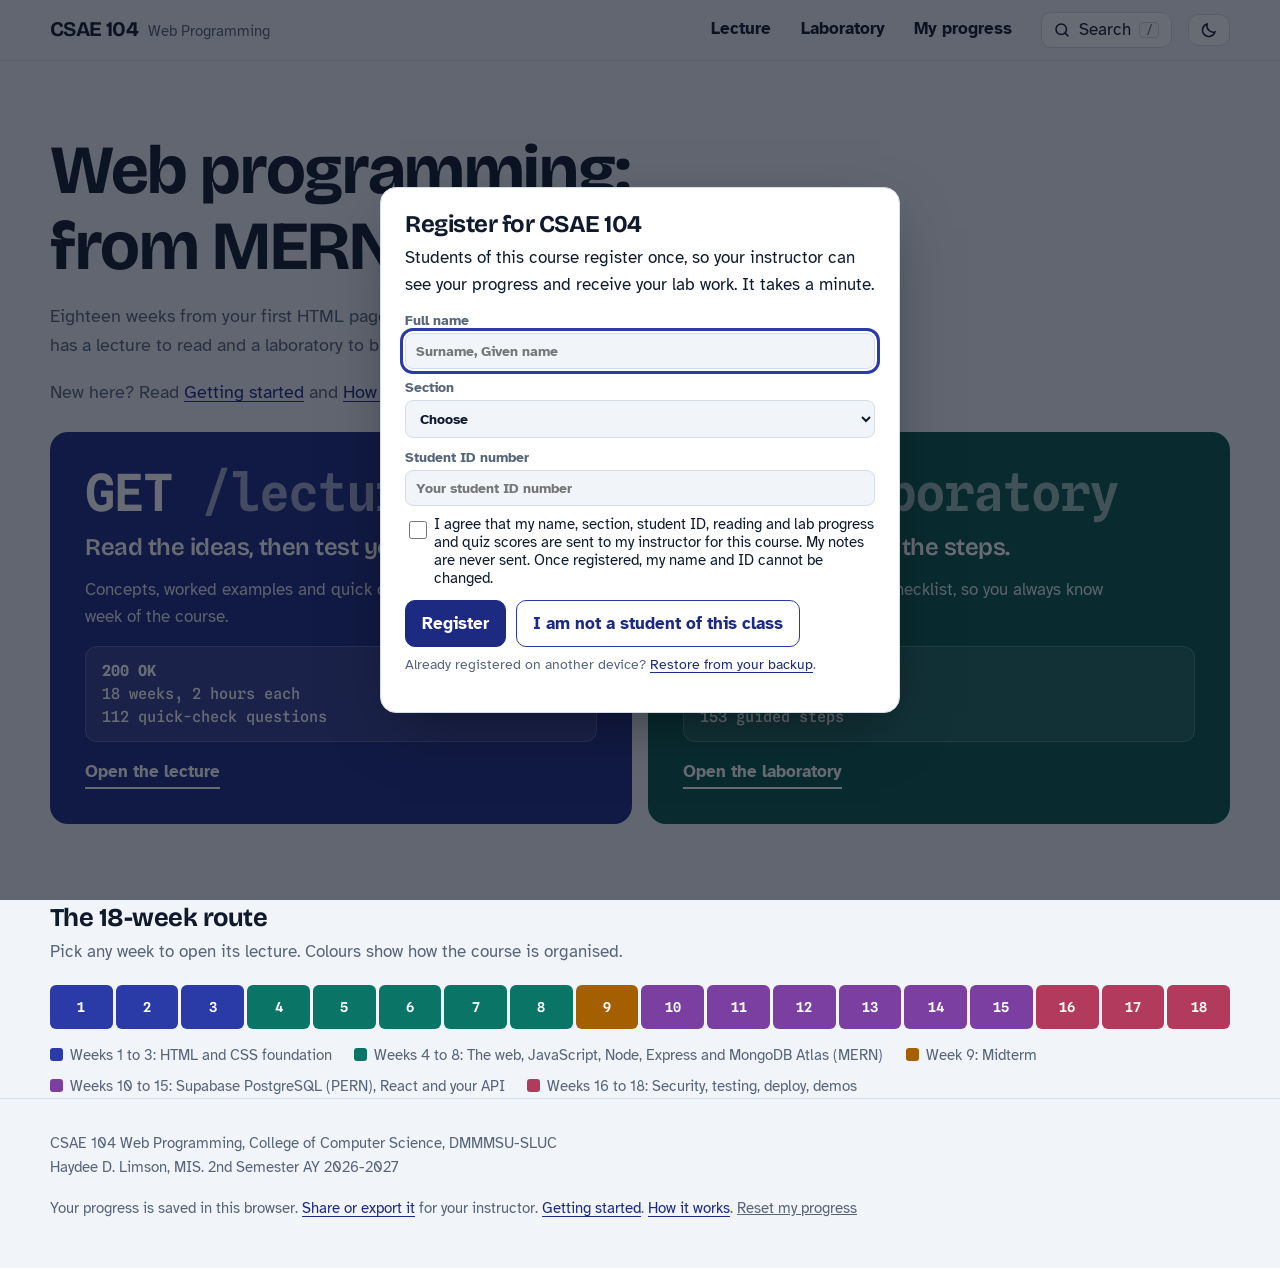
<file: index.html>
<!DOCTYPE html>
<html lang="en">
<head>
<meta charset="utf-8">
<meta name="viewport" content="width=device-width, initial-scale=1">
<title>CSAE 104 Web Programming</title>
<meta name="description" content="CSAE 104 Web Programming (MERN to PERN): interactive lectures and laboratory guides for DMMMSU-SLUC students.">
<link rel="icon" href="assets/favicon.svg" type="image/svg+xml">
<link rel="preconnect" href="https://fonts.googleapis.com"><link rel="preconnect" href="https://fonts.gstatic.com" crossorigin>
<link href="https://fonts.googleapis.com/css2?family=Atkinson+Hyperlegible:ital,wght@0,400;0,700;1,400&family=Bricolage+Grotesque:opsz,wght@12..96,500;12..96,700&family=Spline+Sans+Mono:wght@400;500;600&display=swap" rel="stylesheet">
<script>try{var t=JSON.parse(localStorage.getItem("csae104:theme"));document.documentElement.setAttribute("data-theme",t||(matchMedia("(prefers-color-scheme: dark)").matches?"dark":"light"))}catch(e){}</script>
<link rel="stylesheet" href="assets/style.css">
</head>
<body data-page="home">
<div id="app"><noscript><p style="padding:2rem">This course site needs JavaScript. The original slides are in the downloads folder.</p></noscript></div>
<script src="assets/config.js"></script>
<script src="assets/hljs.js"></script>
<script src="data/lecture.js"></script>
<script src="data/laboratory.js"></script>
<script src="assets/app.js"></script>
</body>
</html>
</file>
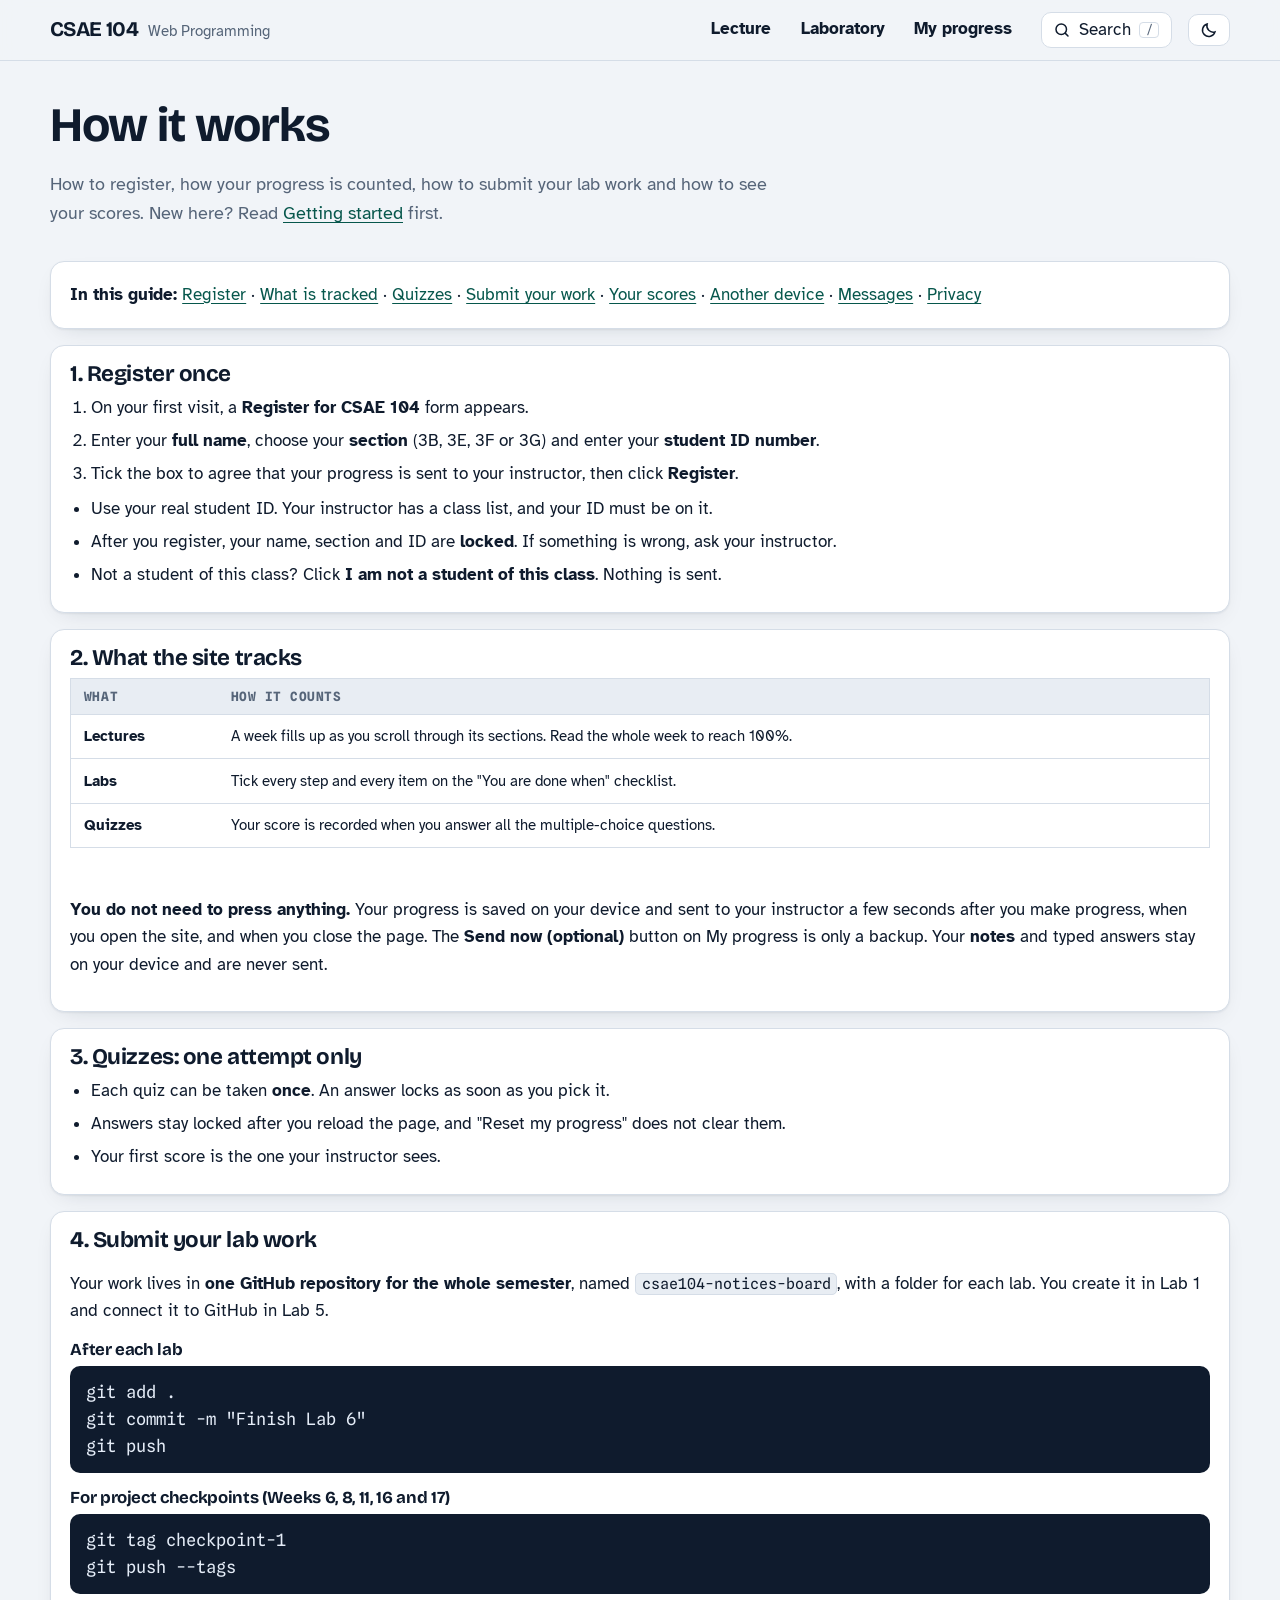
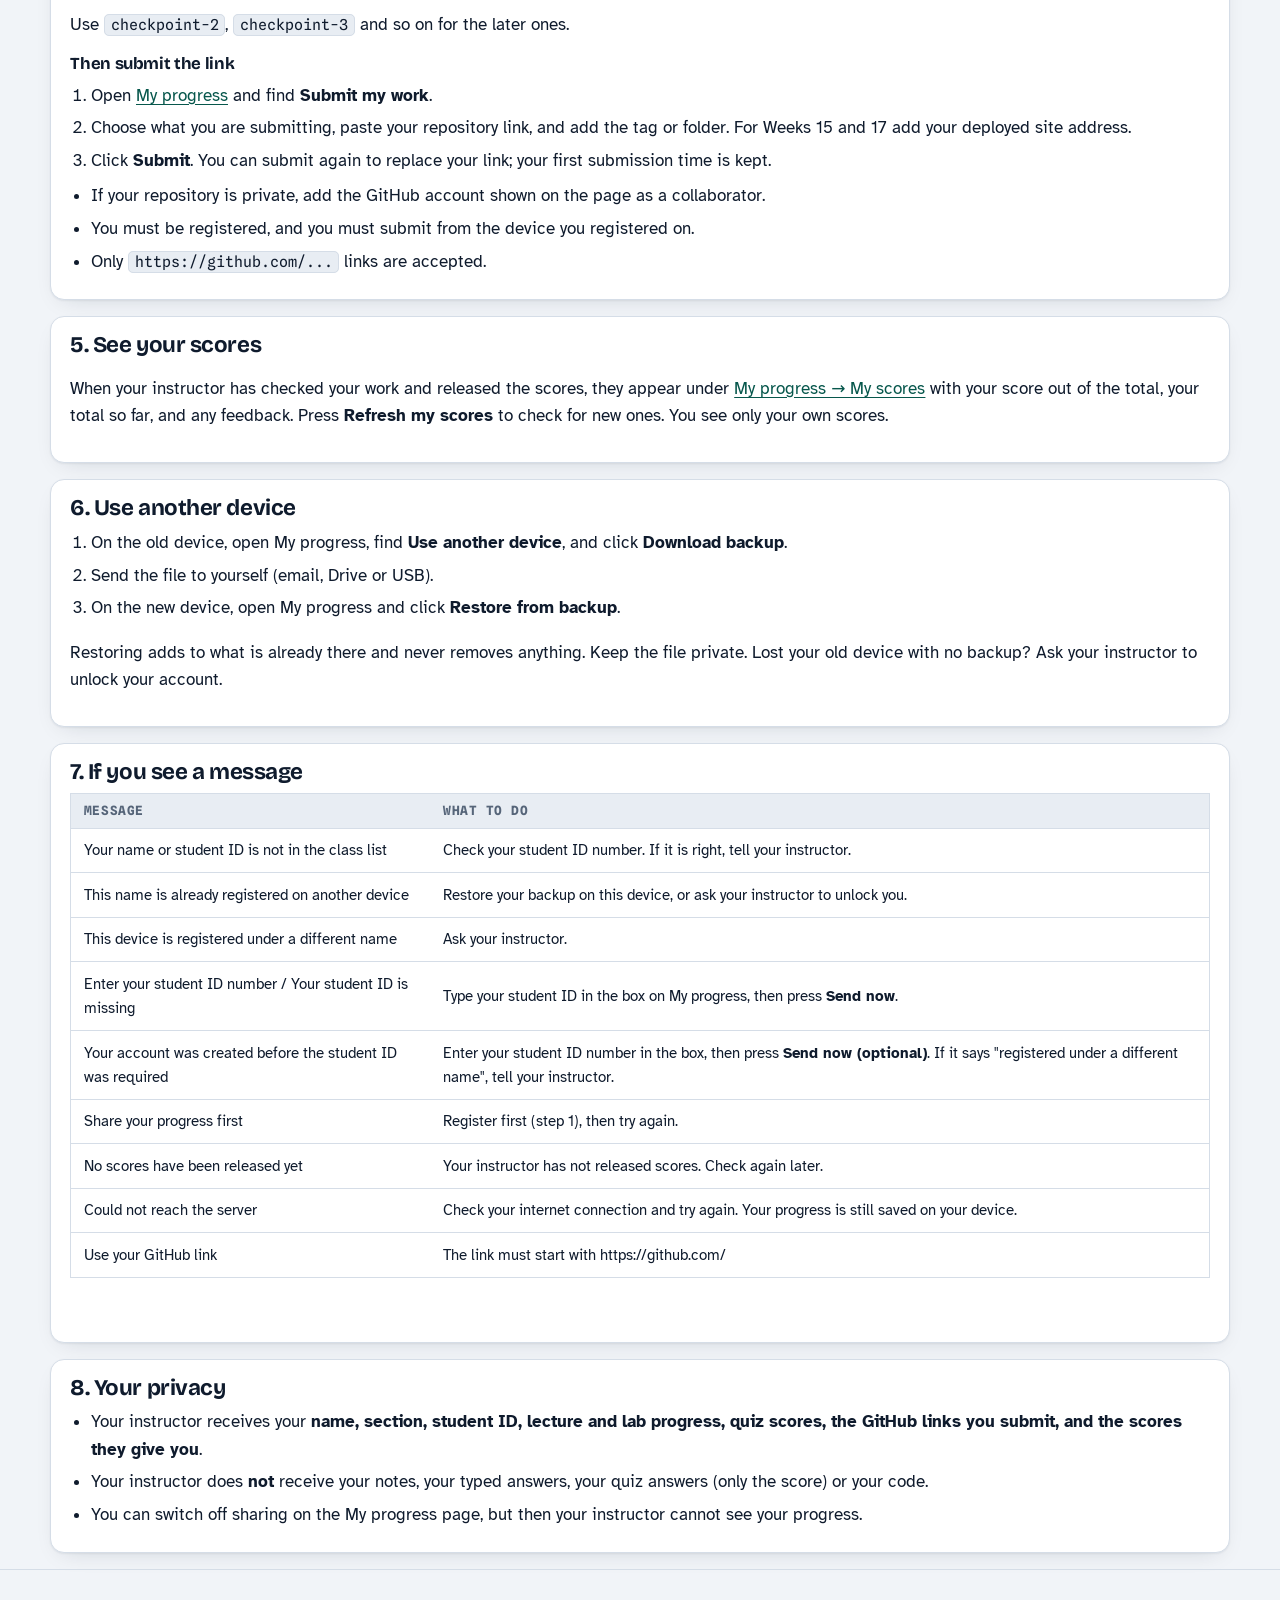
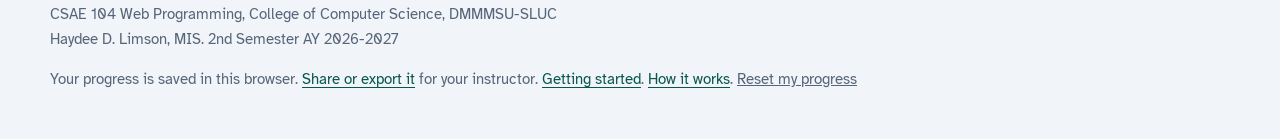
<file: guide.html>
<!DOCTYPE html>
<html lang="en">
<head>
<meta charset="utf-8">
<meta name="viewport" content="width=device-width, initial-scale=1">
<title>How it works | CSAE 104 Web Programming</title>
<meta name="description" content="CSAE 104 Web Programming (MERN to PERN): interactive lectures and laboratory guides for DMMMSU-SLUC students.">
<link rel="icon" href="assets/favicon.svg" type="image/svg+xml">
<link rel="preconnect" href="https://fonts.googleapis.com"><link rel="preconnect" href="https://fonts.gstatic.com" crossorigin>
<link href="https://fonts.googleapis.com/css2?family=Atkinson+Hyperlegible:ital,wght@0,400;0,700;1,400&family=Bricolage+Grotesque:opsz,wght@12..96,500;12..96,700&family=Spline+Sans+Mono:wght@400;500;600&display=swap" rel="stylesheet">
<script>try{var t=JSON.parse(localStorage.getItem("csae104:theme"));document.documentElement.setAttribute("data-theme",t||(matchMedia("(prefers-color-scheme: dark)").matches?"dark":"light"))}catch(e){}</script>
<link rel="stylesheet" href="assets/style.css">
</head>
<body data-page="guide">
<div id="app"><noscript><p style="padding:2rem">This course site needs JavaScript. The original slides are in the downloads folder.</p></noscript></div>
<script src="assets/config.js"></script>
<script src="assets/hljs.js"></script>
<script src="data/lecture.js"></script>
<script src="data/laboratory.js"></script>
<script src="assets/app.js"></script>
</body>
</html>
</file>
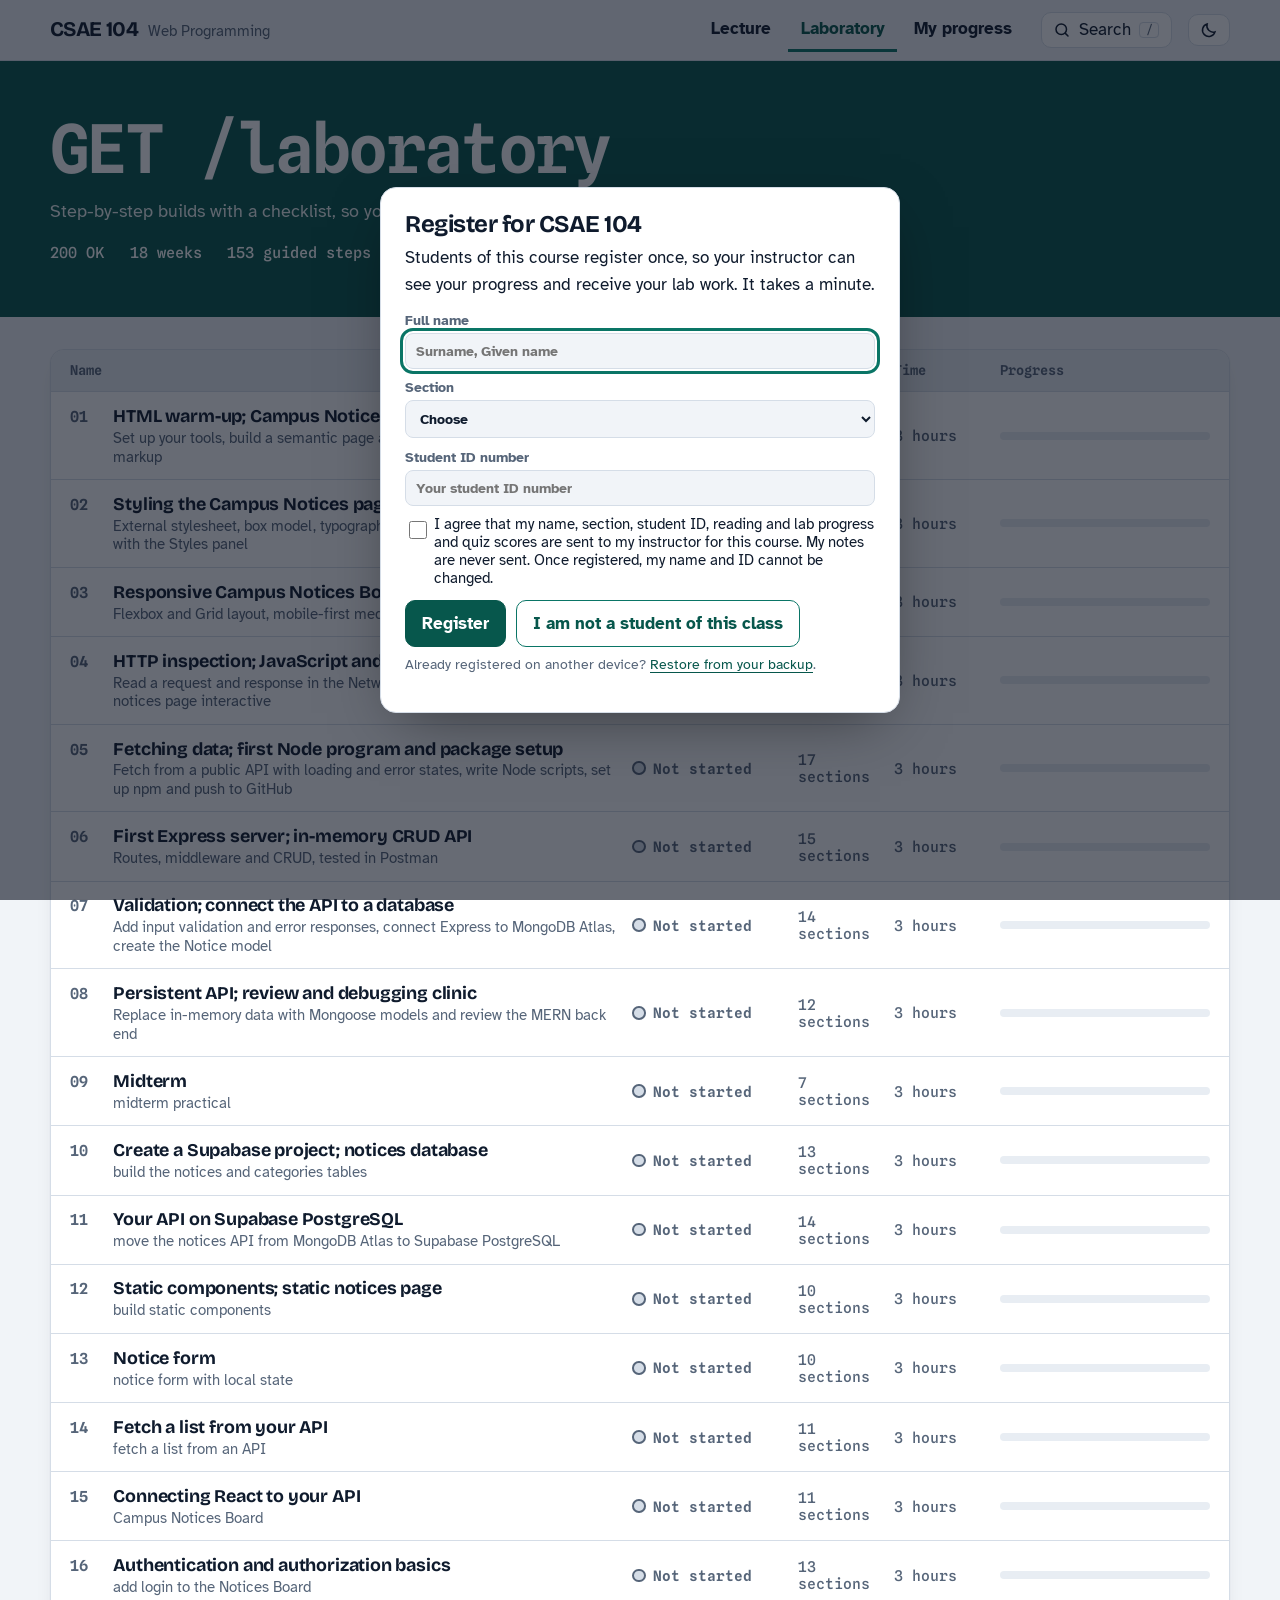
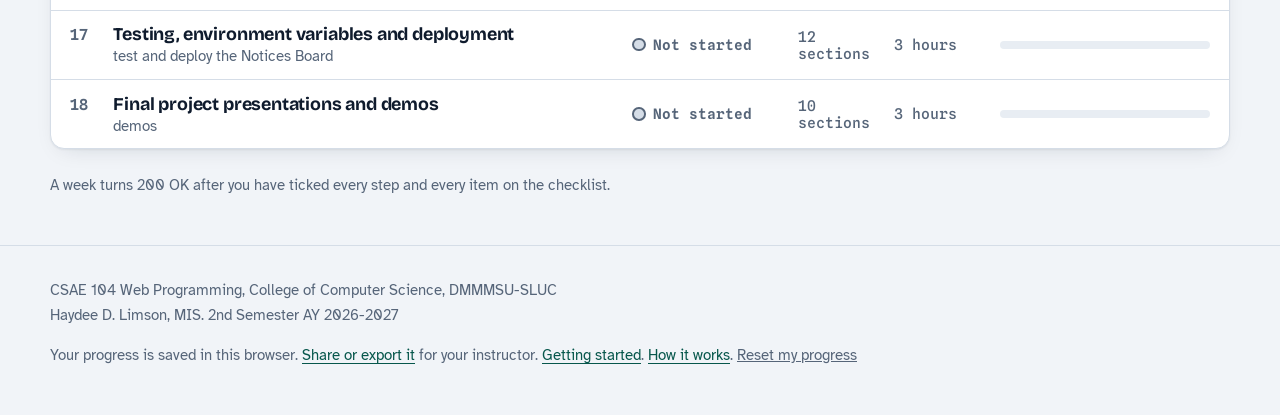
<file: laboratory.html>
<!DOCTYPE html>
<html lang="en">
<head>
<meta charset="utf-8">
<meta name="viewport" content="width=device-width, initial-scale=1">
<title>Laboratory | CSAE 104 Web Programming</title>
<meta name="description" content="CSAE 104 Web Programming (MERN to PERN): interactive lectures and laboratory guides for DMMMSU-SLUC students.">
<link rel="icon" href="assets/favicon.svg" type="image/svg+xml">
<link rel="preconnect" href="https://fonts.googleapis.com"><link rel="preconnect" href="https://fonts.gstatic.com" crossorigin>
<link href="https://fonts.googleapis.com/css2?family=Atkinson+Hyperlegible:ital,wght@0,400;0,700;1,400&family=Bricolage+Grotesque:opsz,wght@12..96,500;12..96,700&family=Spline+Sans+Mono:wght@400;500;600&display=swap" rel="stylesheet">
<script>try{var t=JSON.parse(localStorage.getItem("csae104:theme"));document.documentElement.setAttribute("data-theme",t||(matchMedia("(prefers-color-scheme: dark)").matches?"dark":"light"))}catch(e){}</script>
<link rel="stylesheet" href="assets/style.css">
</head>
<body data-page="list" data-kind="laboratory">
<div id="app"><noscript><p style="padding:2rem">This course site needs JavaScript. The original slides are in the downloads folder.</p></noscript></div>
<script src="assets/config.js"></script>
<script src="assets/hljs.js"></script>
<script src="data/lecture.js"></script>
<script src="data/laboratory.js"></script>
<script src="assets/app.js"></script>
</body>
</html>
</file>
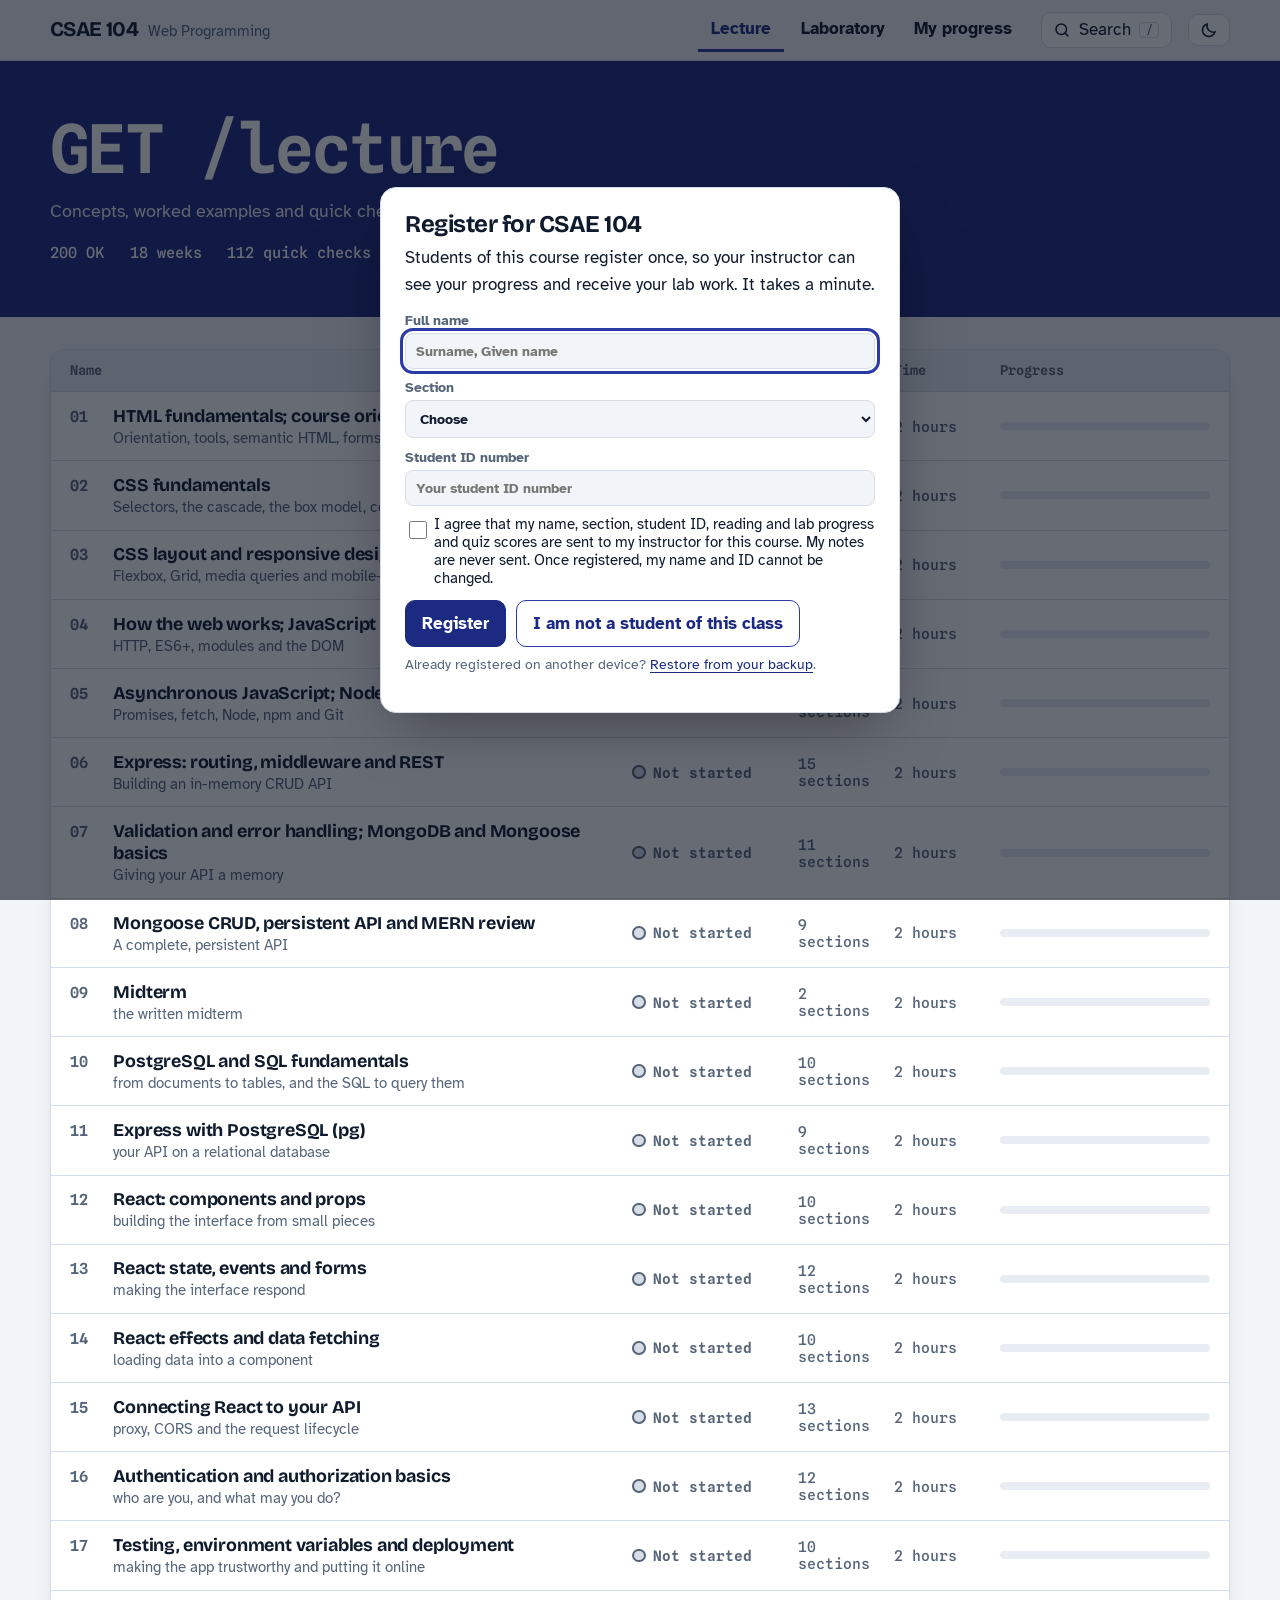
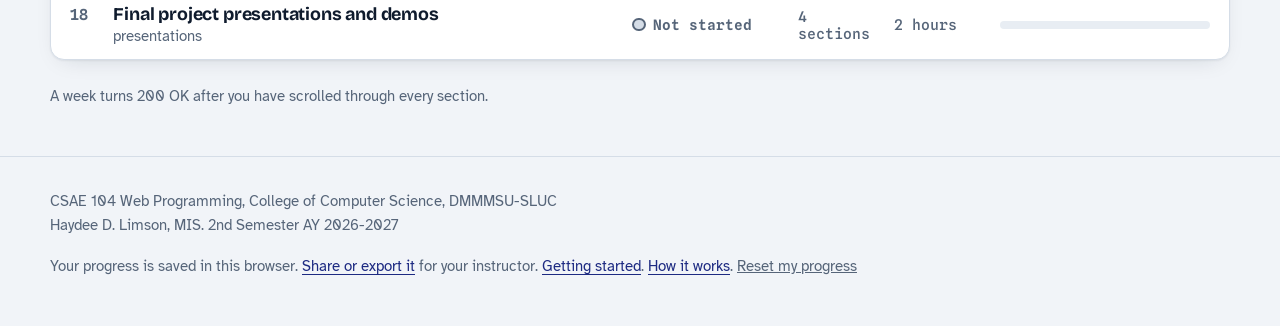
<file: lecture.html>
<!DOCTYPE html>
<html lang="en">
<head>
<meta charset="utf-8">
<meta name="viewport" content="width=device-width, initial-scale=1">
<title>Lecture | CSAE 104 Web Programming</title>
<meta name="description" content="CSAE 104 Web Programming (MERN to PERN): interactive lectures and laboratory guides for DMMMSU-SLUC students.">
<link rel="icon" href="assets/favicon.svg" type="image/svg+xml">
<link rel="preconnect" href="https://fonts.googleapis.com"><link rel="preconnect" href="https://fonts.gstatic.com" crossorigin>
<link href="https://fonts.googleapis.com/css2?family=Atkinson+Hyperlegible:ital,wght@0,400;0,700;1,400&family=Bricolage+Grotesque:opsz,wght@12..96,500;12..96,700&family=Spline+Sans+Mono:wght@400;500;600&display=swap" rel="stylesheet">
<script>try{var t=JSON.parse(localStorage.getItem("csae104:theme"));document.documentElement.setAttribute("data-theme",t||(matchMedia("(prefers-color-scheme: dark)").matches?"dark":"light"))}catch(e){}</script>
<link rel="stylesheet" href="assets/style.css">
</head>
<body data-page="list" data-kind="lecture">
<div id="app"><noscript><p style="padding:2rem">This course site needs JavaScript. The original slides are in the downloads folder.</p></noscript></div>
<script src="assets/config.js"></script>
<script src="assets/hljs.js"></script>
<script src="data/lecture.js"></script>
<script src="data/laboratory.js"></script>
<script src="assets/app.js"></script>
</body>
</html>
</file>
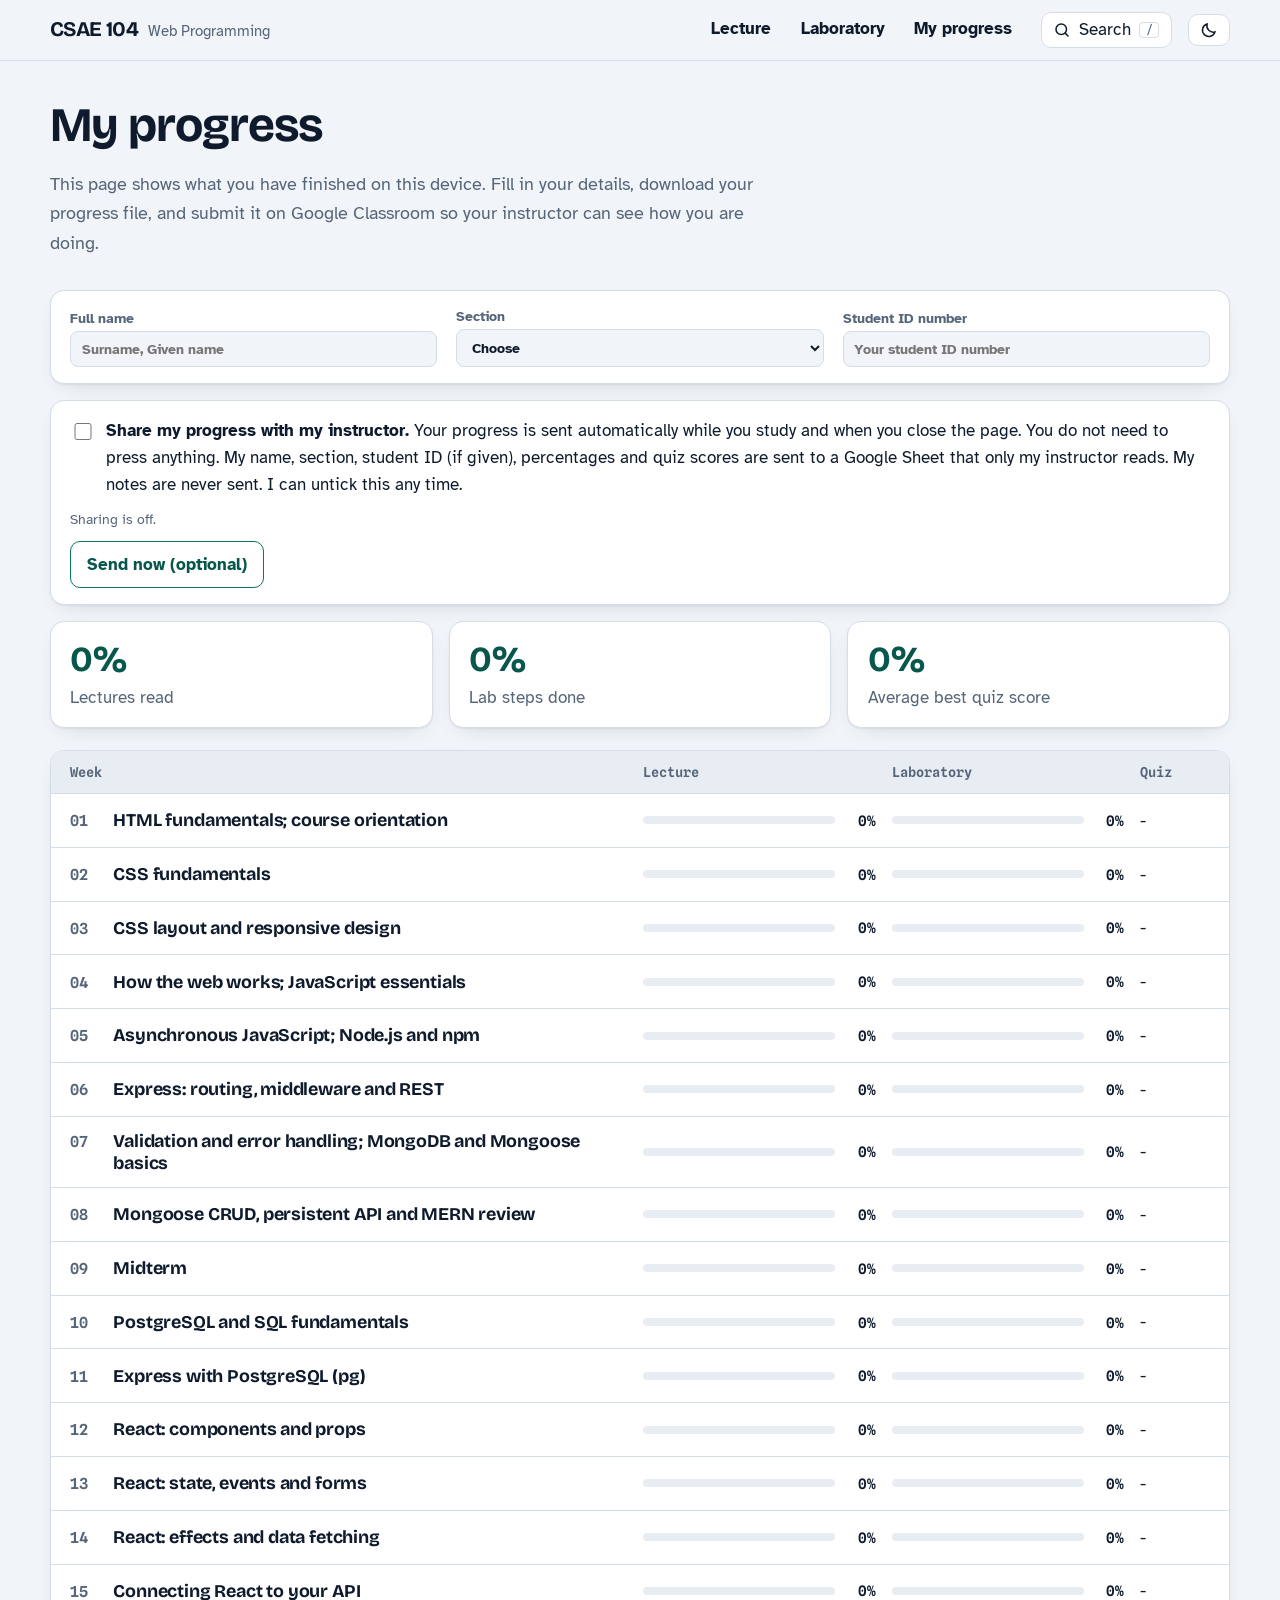
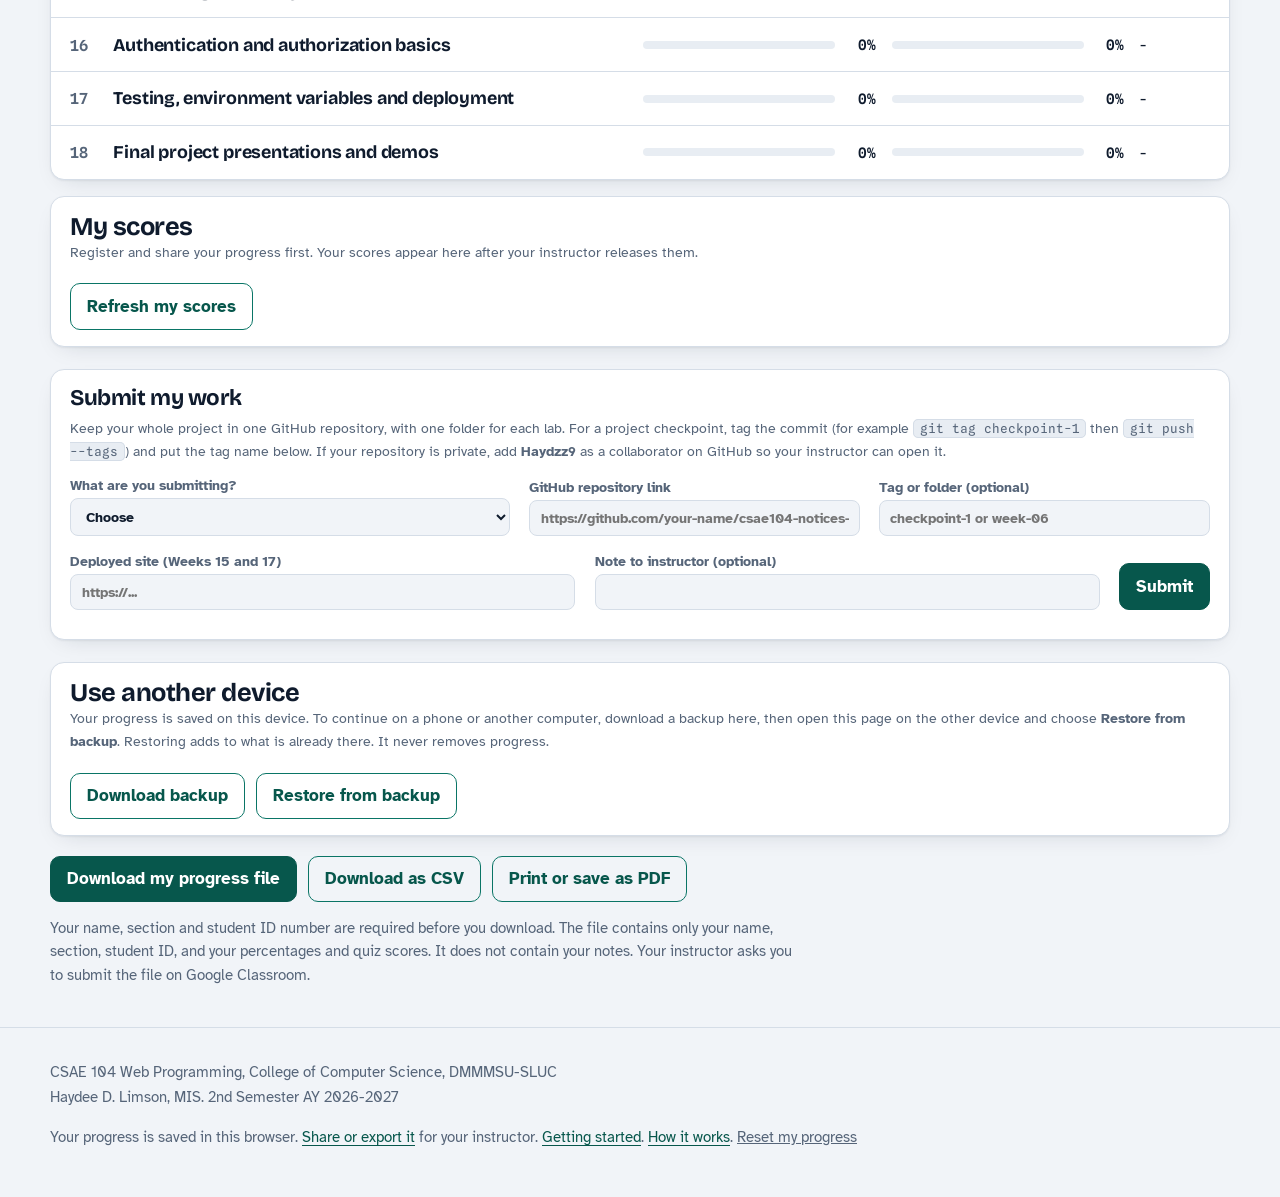
<file: progress.html>
<!DOCTYPE html>
<html lang="en">
<head>
<meta charset="utf-8">
<meta name="viewport" content="width=device-width, initial-scale=1">
<title>My progress | CSAE 104 Web Programming</title>
<meta name="description" content="CSAE 104 Web Programming (MERN to PERN): interactive lectures and laboratory guides for DMMMSU-SLUC students.">
<link rel="icon" href="assets/favicon.svg" type="image/svg+xml">
<link rel="preconnect" href="https://fonts.googleapis.com"><link rel="preconnect" href="https://fonts.gstatic.com" crossorigin>
<link href="https://fonts.googleapis.com/css2?family=Atkinson+Hyperlegible:ital,wght@0,400;0,700;1,400&family=Bricolage+Grotesque:opsz,wght@12..96,500;12..96,700&family=Spline+Sans+Mono:wght@400;500;600&display=swap" rel="stylesheet">
<script>try{var t=JSON.parse(localStorage.getItem("csae104:theme"));document.documentElement.setAttribute("data-theme",t||(matchMedia("(prefers-color-scheme: dark)").matches?"dark":"light"))}catch(e){}</script>
<link rel="stylesheet" href="assets/style.css">
</head>
<body data-page="progress">
<div id="app"><noscript><p style="padding:2rem">This course site needs JavaScript. The original slides are in the downloads folder.</p></noscript></div>
<script src="assets/config.js"></script>
<script src="assets/hljs.js"></script>
<script src="data/lecture.js"></script>
<script src="data/laboratory.js"></script>
<script src="assets/app.js"></script>
</body>
</html>
</file>
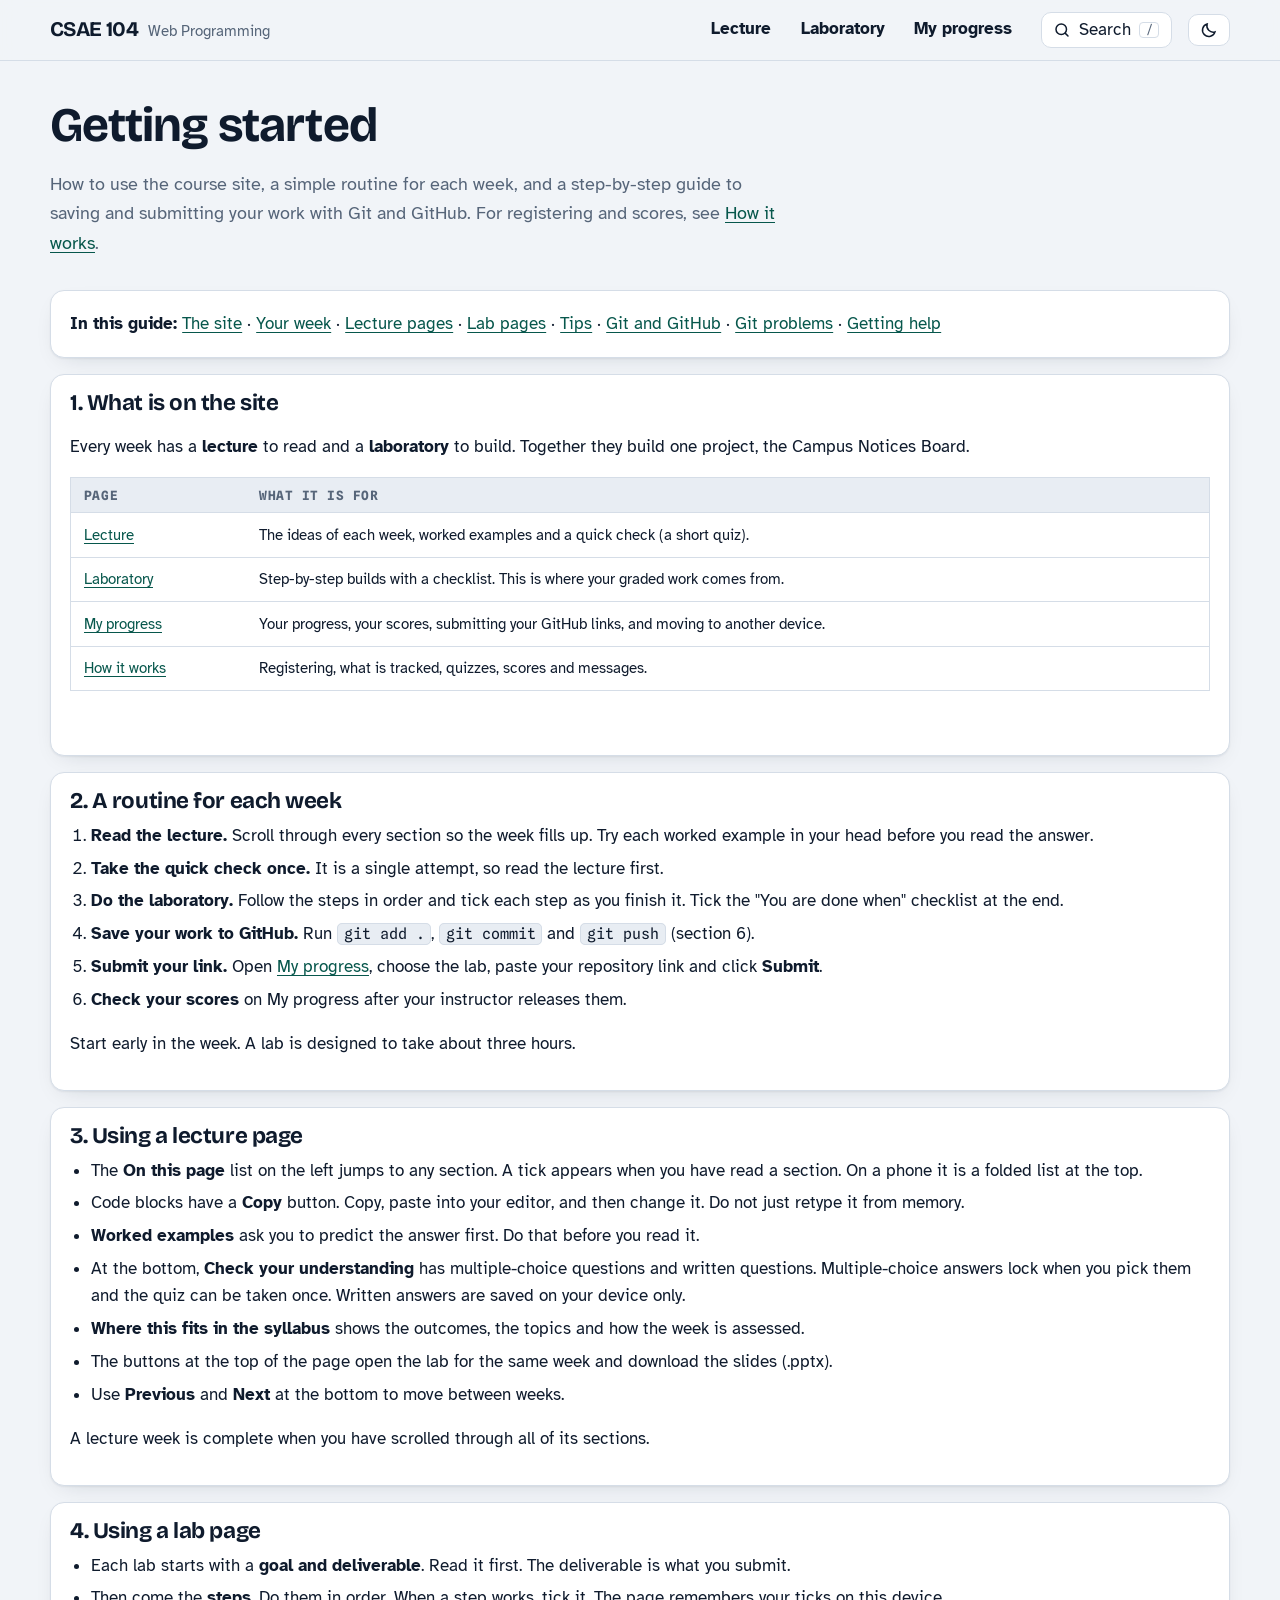
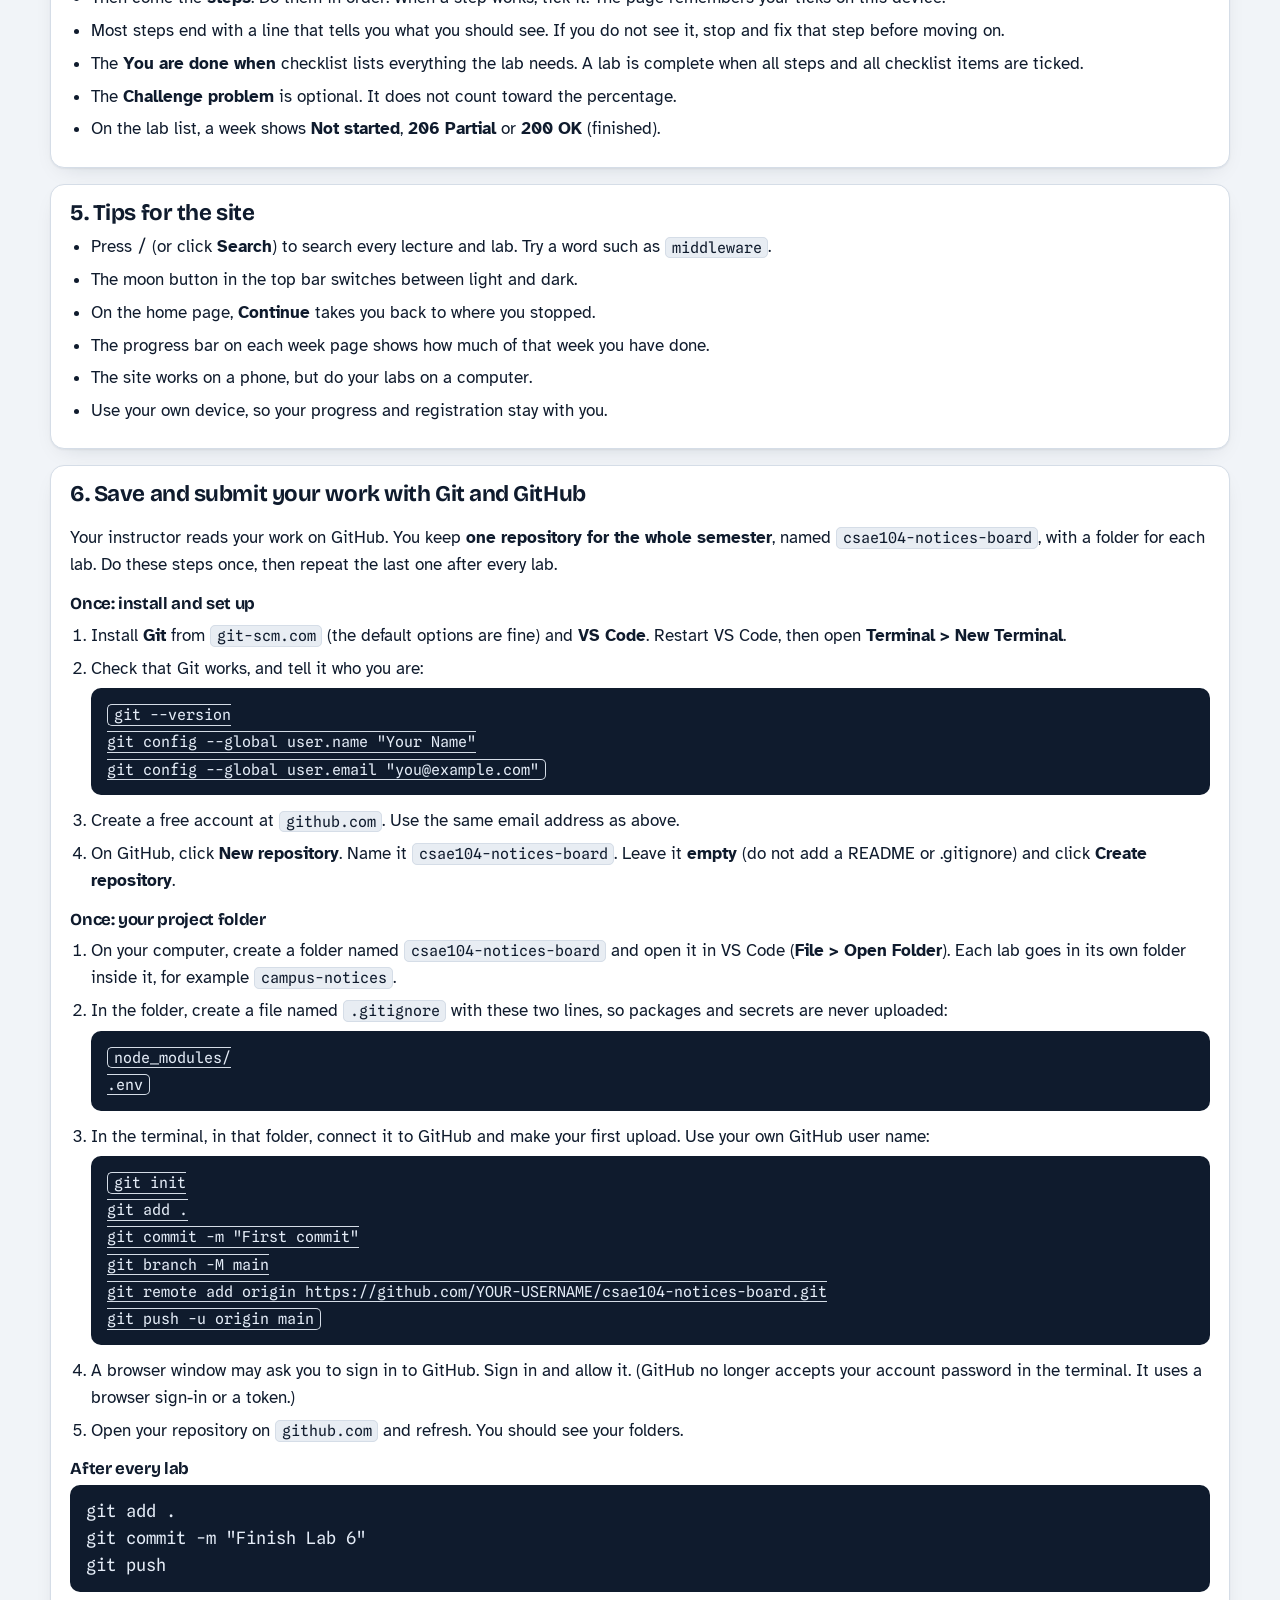
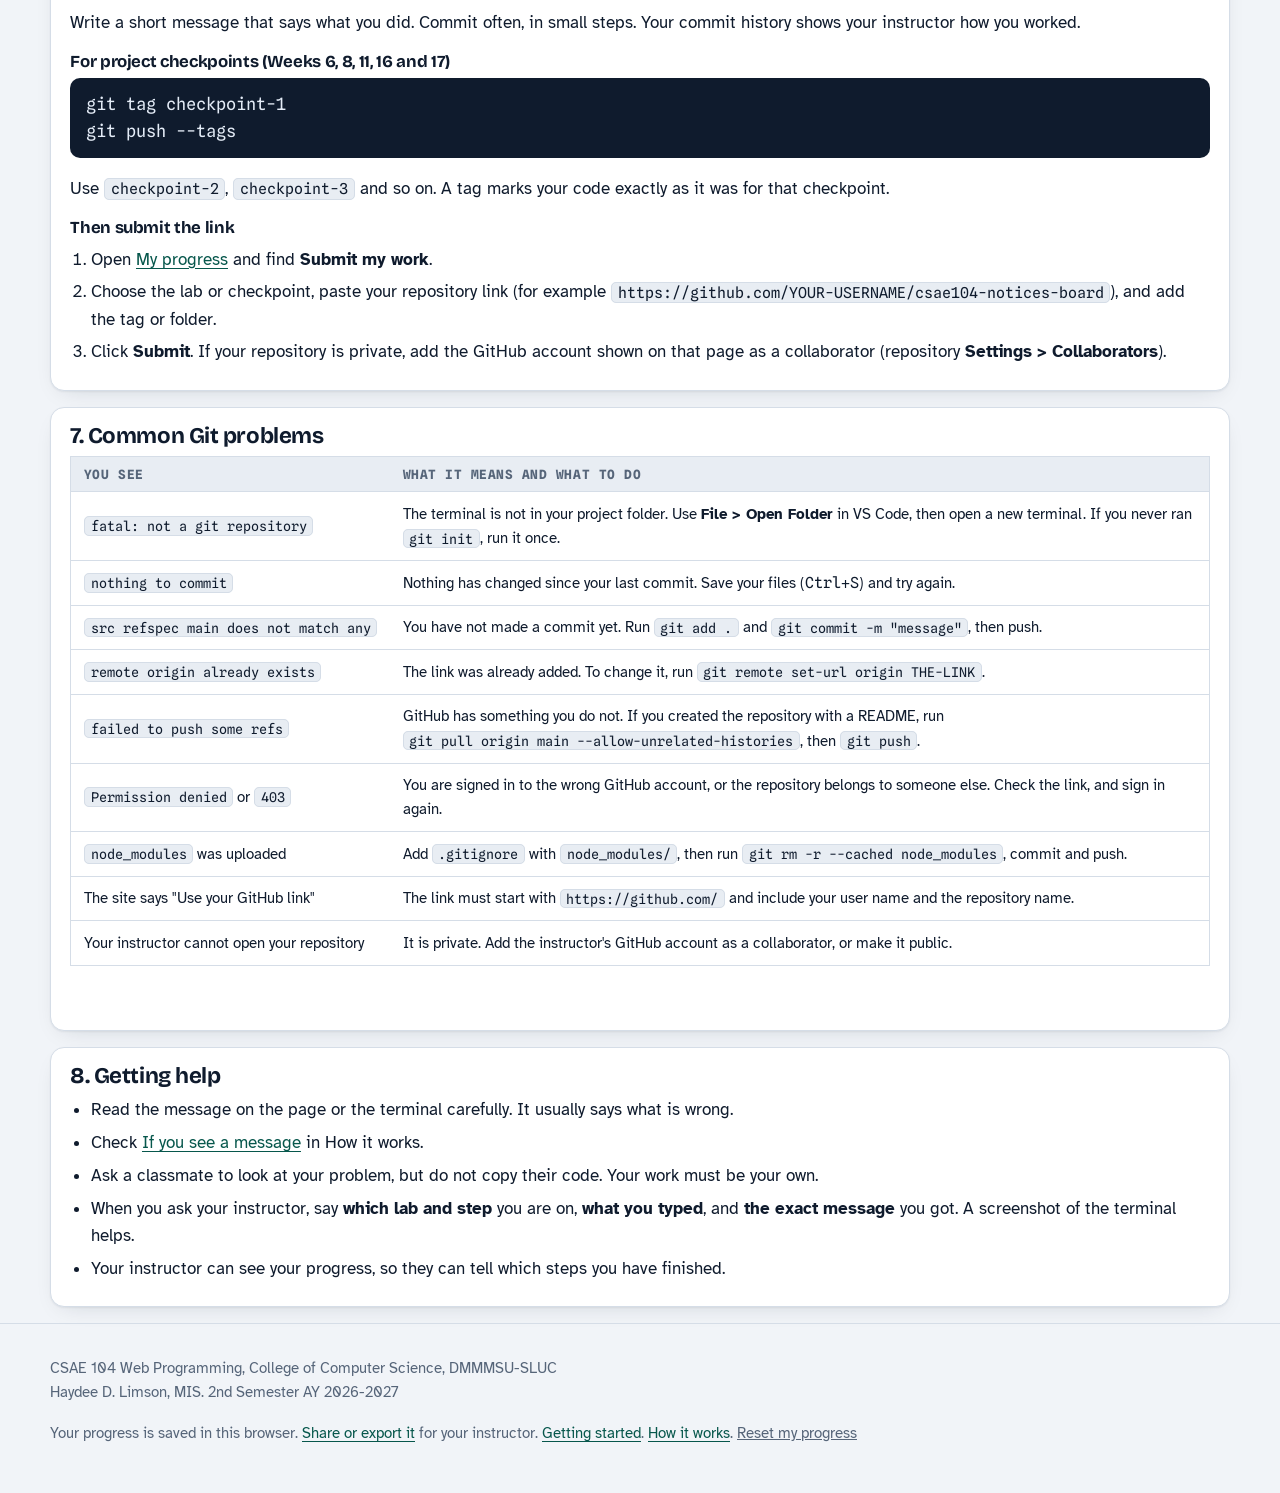
<file: start.html>
<!DOCTYPE html>
<html lang="en">
<head>
<meta charset="utf-8">
<meta name="viewport" content="width=device-width, initial-scale=1">
<title>Getting started | CSAE 104 Web Programming</title>
<meta name="description" content="CSAE 104 Web Programming (MERN to PERN): interactive lectures and laboratory guides for DMMMSU-SLUC students.">
<link rel="icon" href="assets/favicon.svg" type="image/svg+xml">
<link rel="preconnect" href="https://fonts.googleapis.com"><link rel="preconnect" href="https://fonts.gstatic.com" crossorigin>
<link href="https://fonts.googleapis.com/css2?family=Atkinson+Hyperlegible:ital,wght@0,400;0,700;1,400&family=Bricolage+Grotesque:opsz,wght@12..96,500;12..96,700&family=Spline+Sans+Mono:wght@400;500;600&display=swap" rel="stylesheet">
<script>try{var t=JSON.parse(localStorage.getItem("csae104:theme"));document.documentElement.setAttribute("data-theme",t||(matchMedia("(prefers-color-scheme: dark)").matches?"dark":"light"))}catch(e){}</script>
<link rel="stylesheet" href="assets/style.css">
</head>
<body data-page="start">
<div id="app"><noscript><p style="padding:2rem">This course site needs JavaScript. The original slides are in the downloads folder.</p></noscript></div>
<script src="assets/config.js"></script>
<script src="assets/hljs.js"></script>
<script src="data/lecture.js"></script>
<script src="data/laboratory.js"></script>
<script src="assets/app.js"></script>
</body>
</html>
</file>
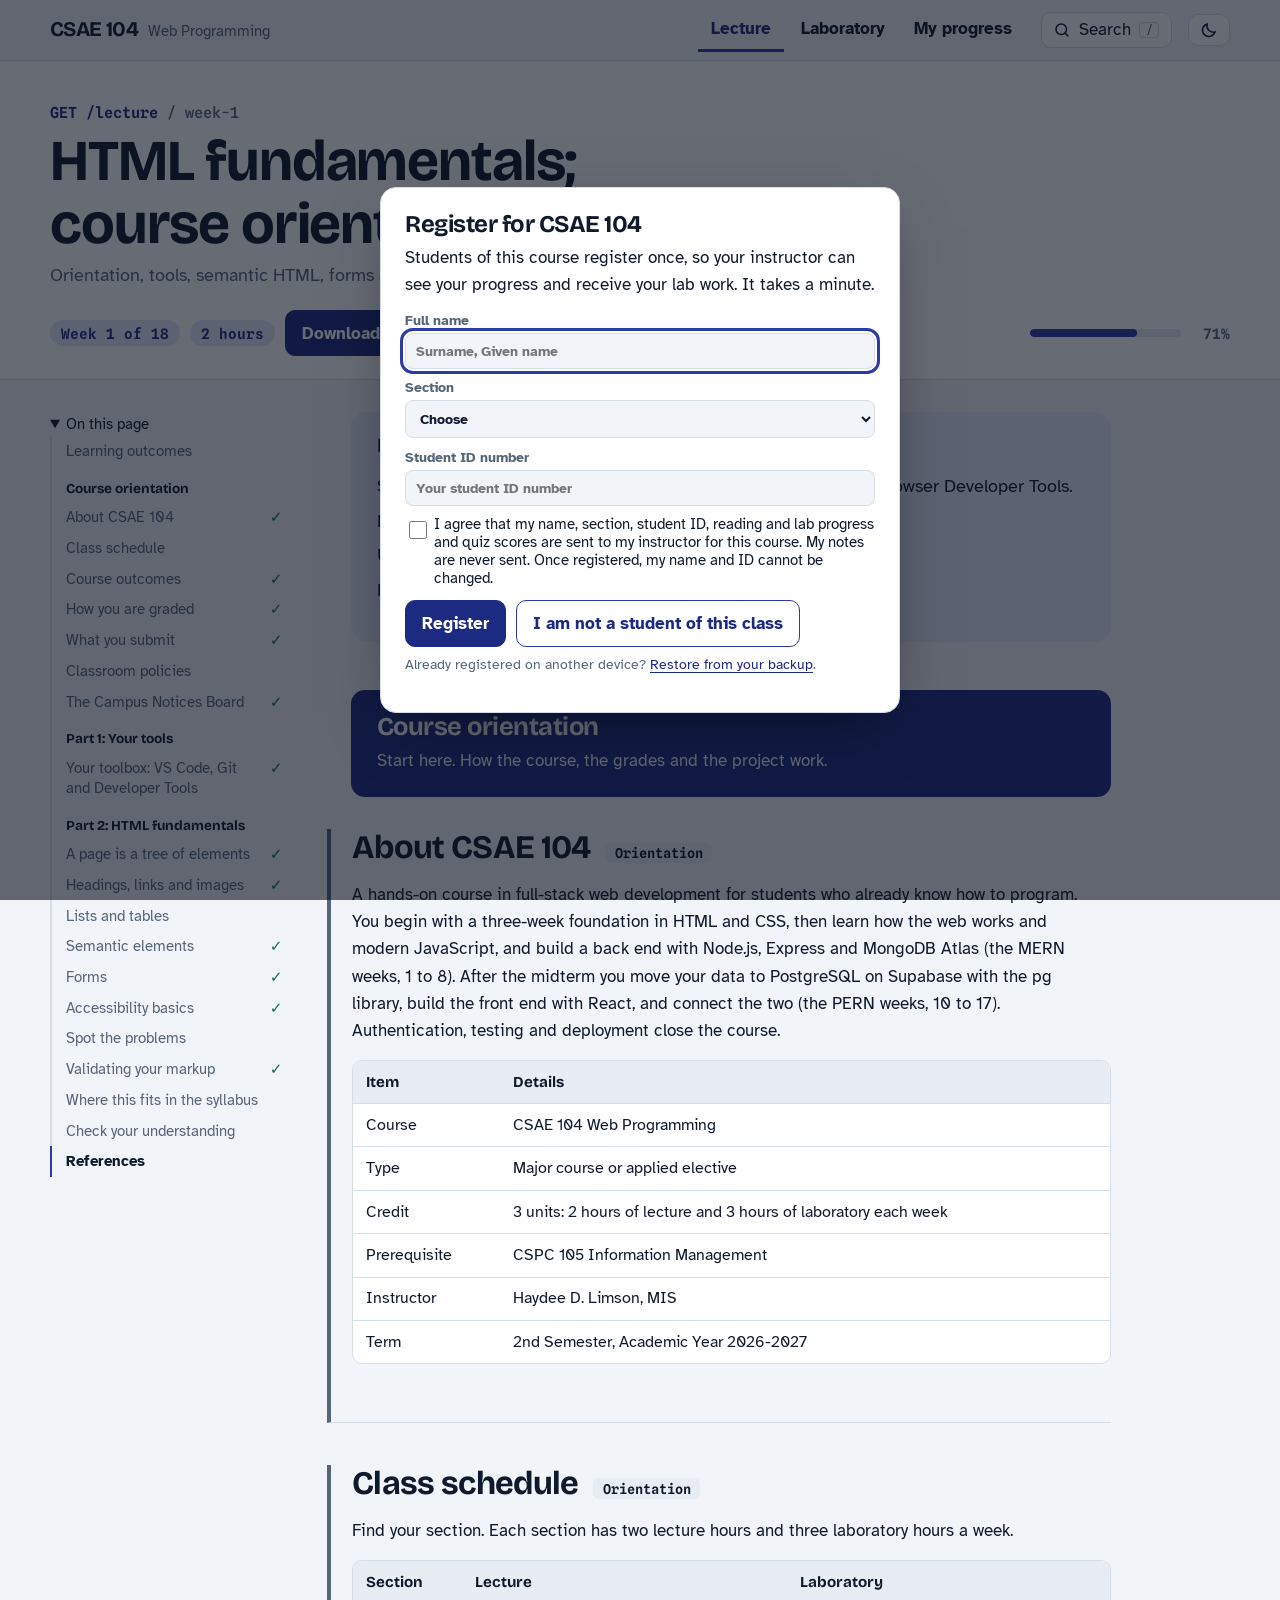
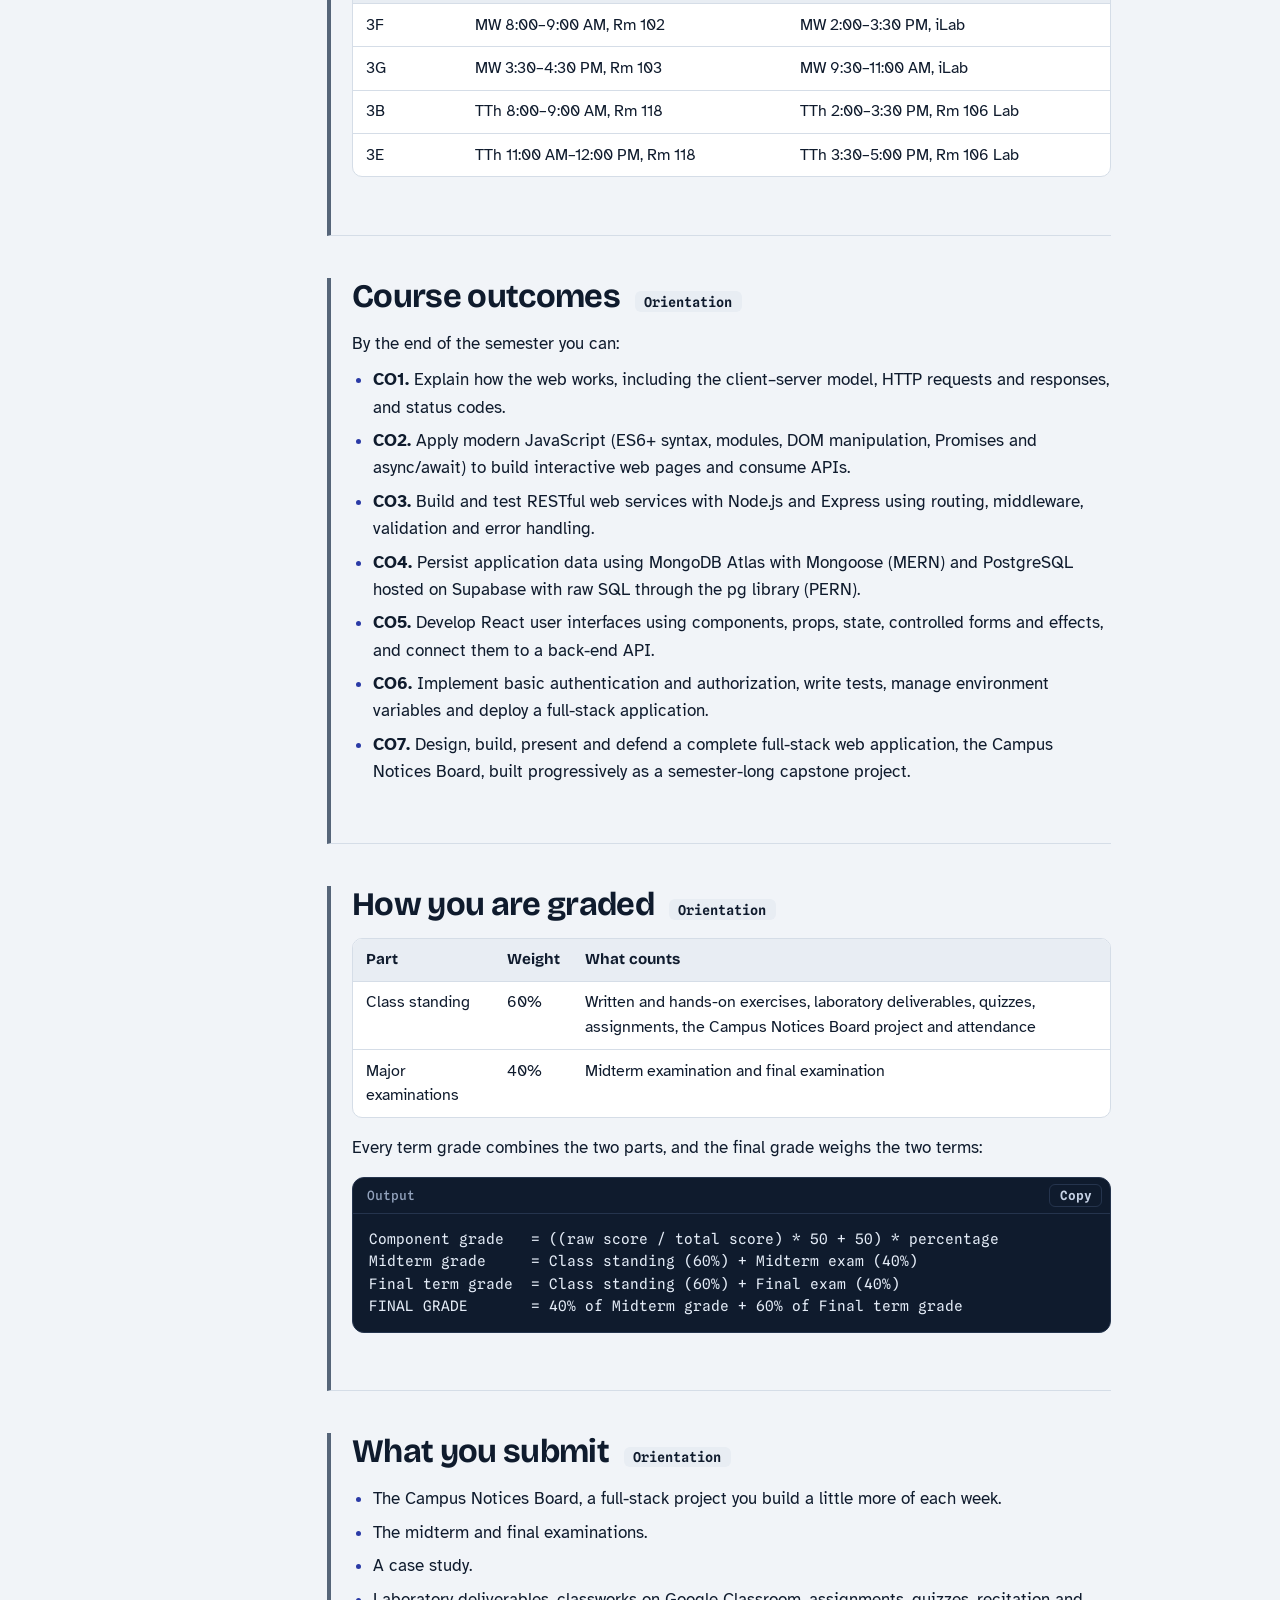
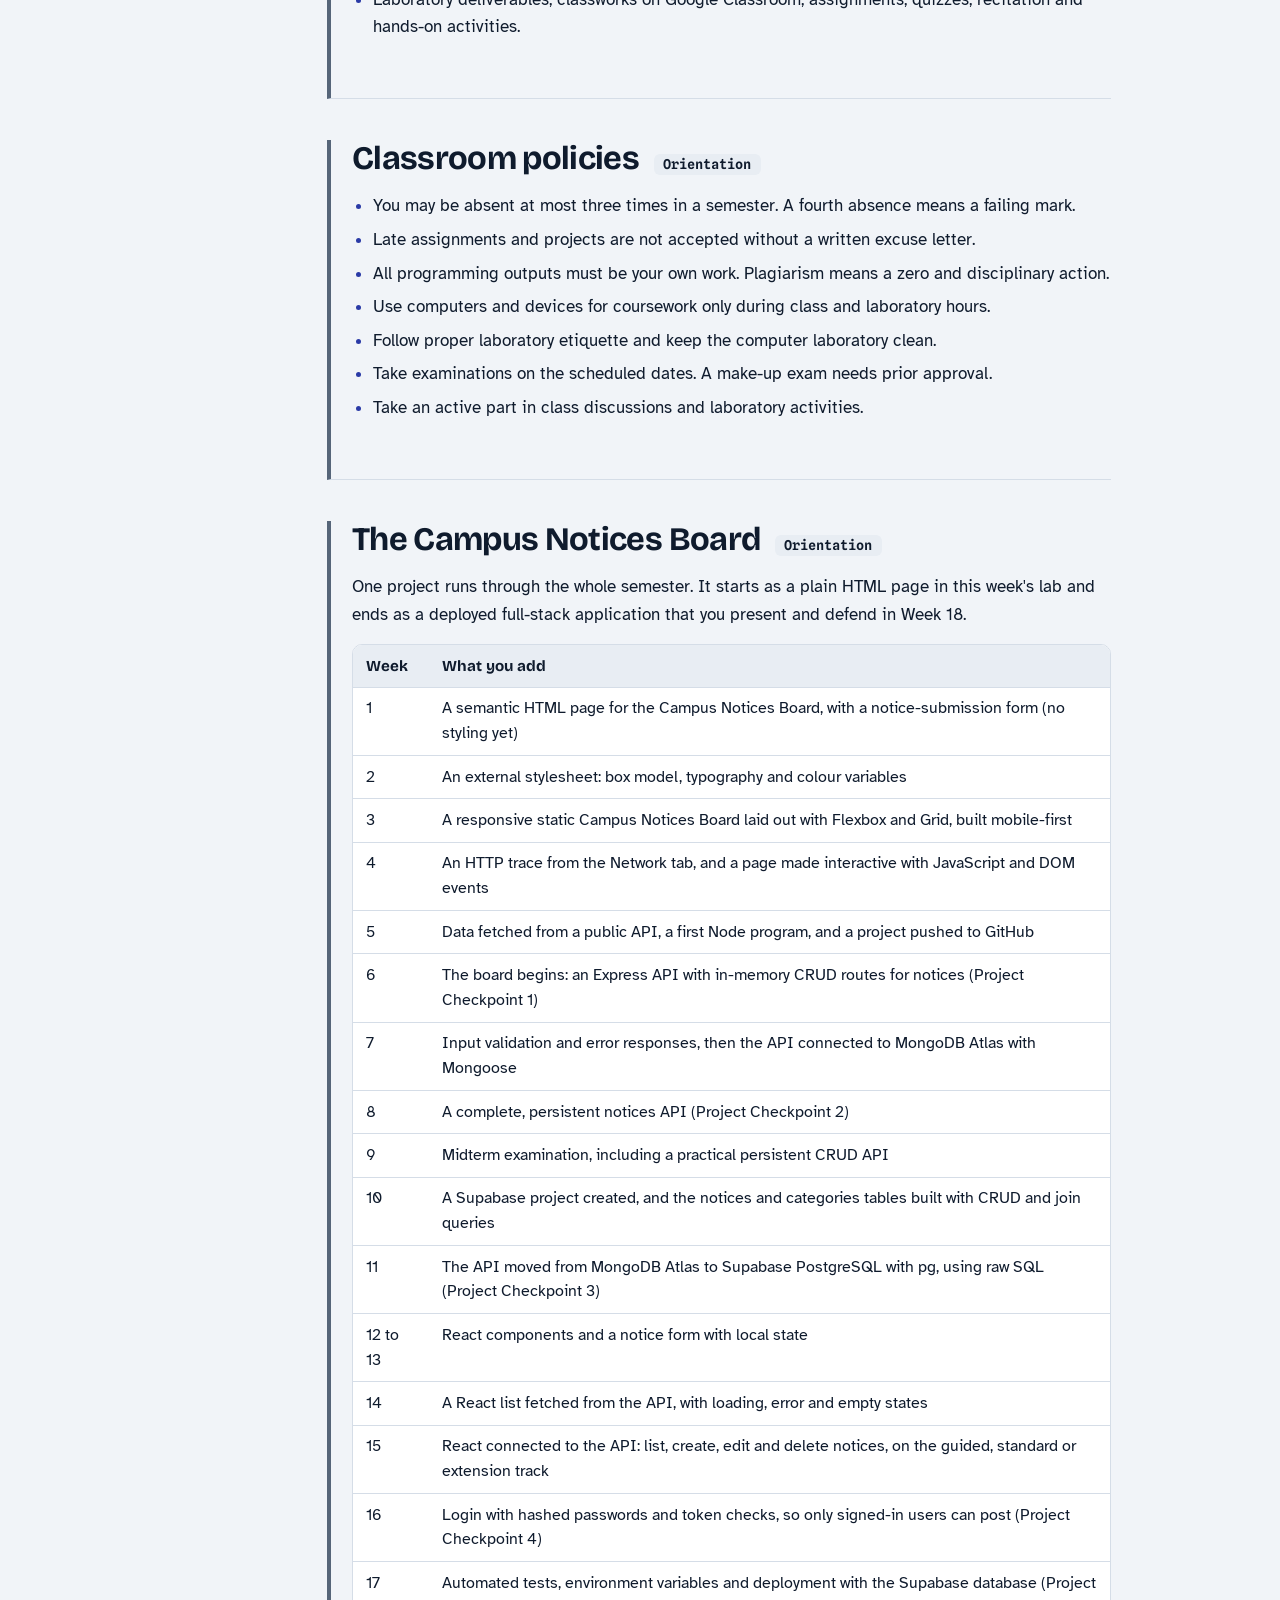
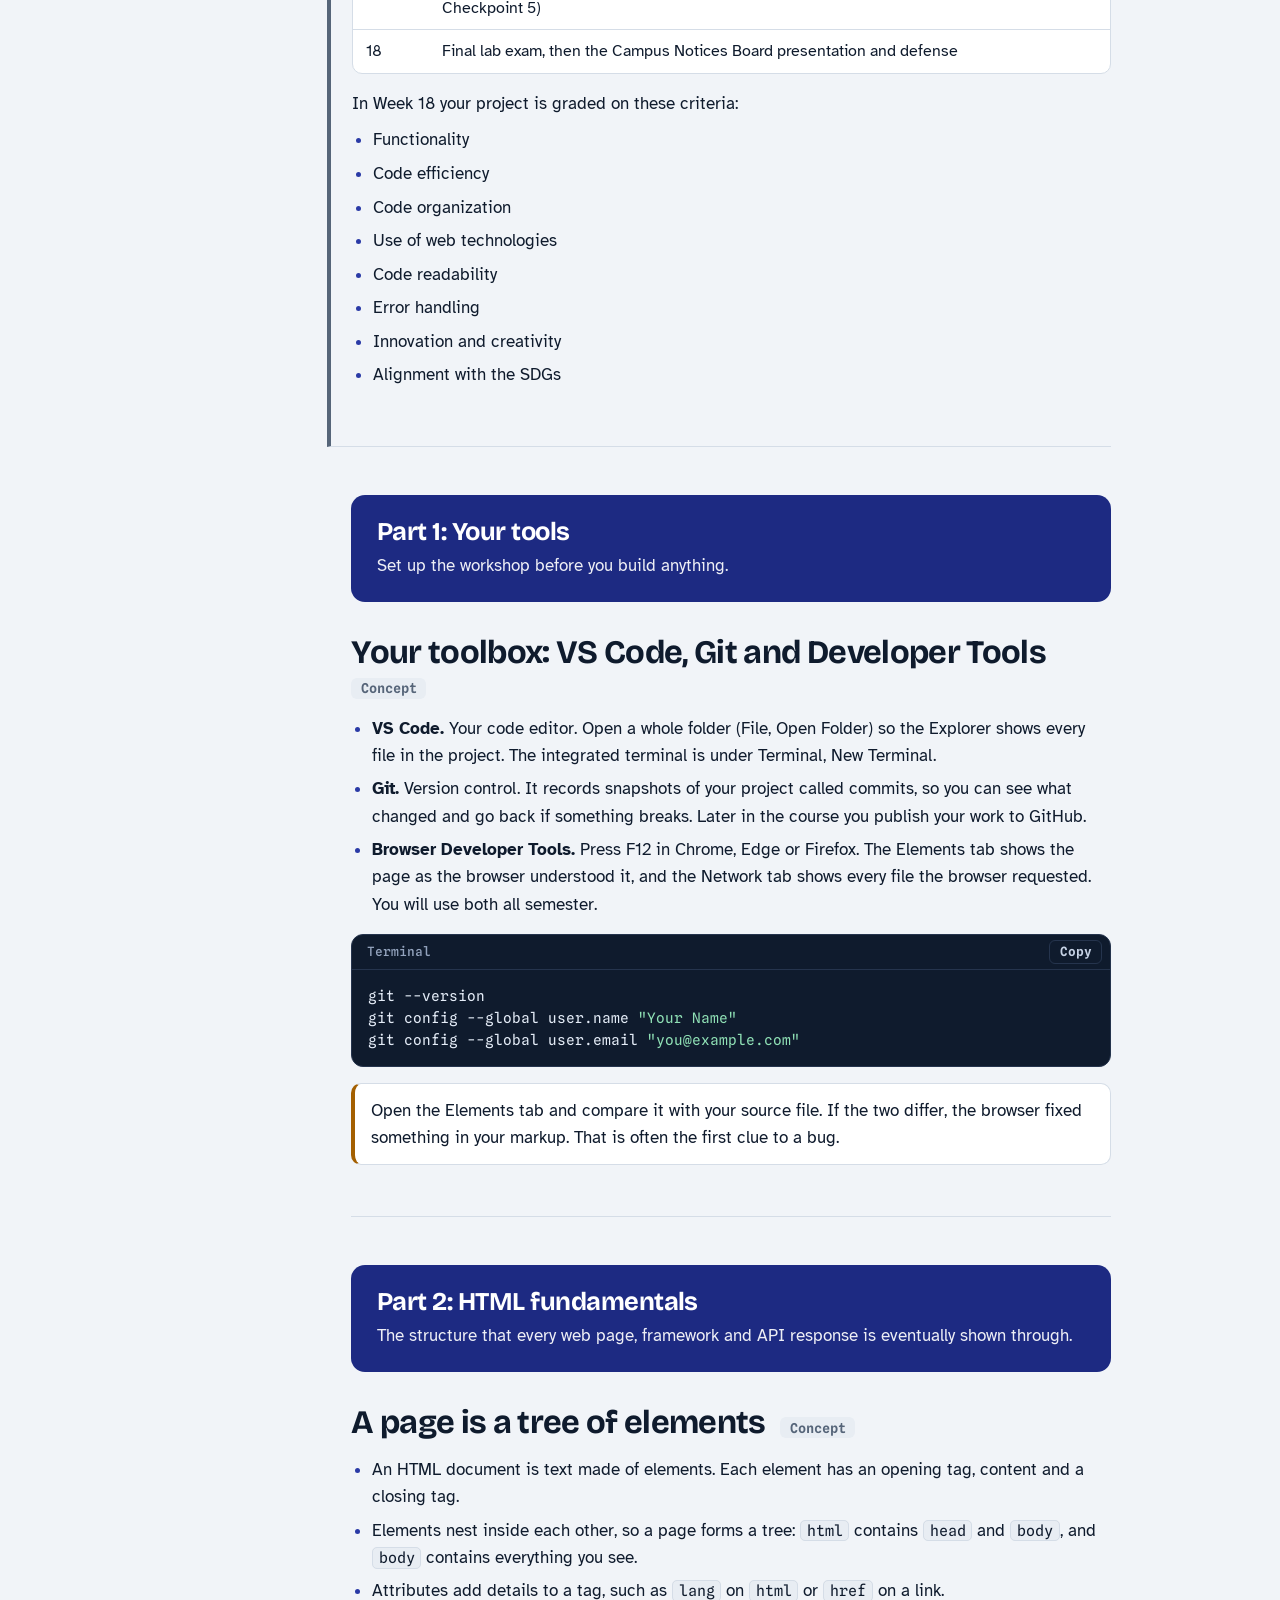
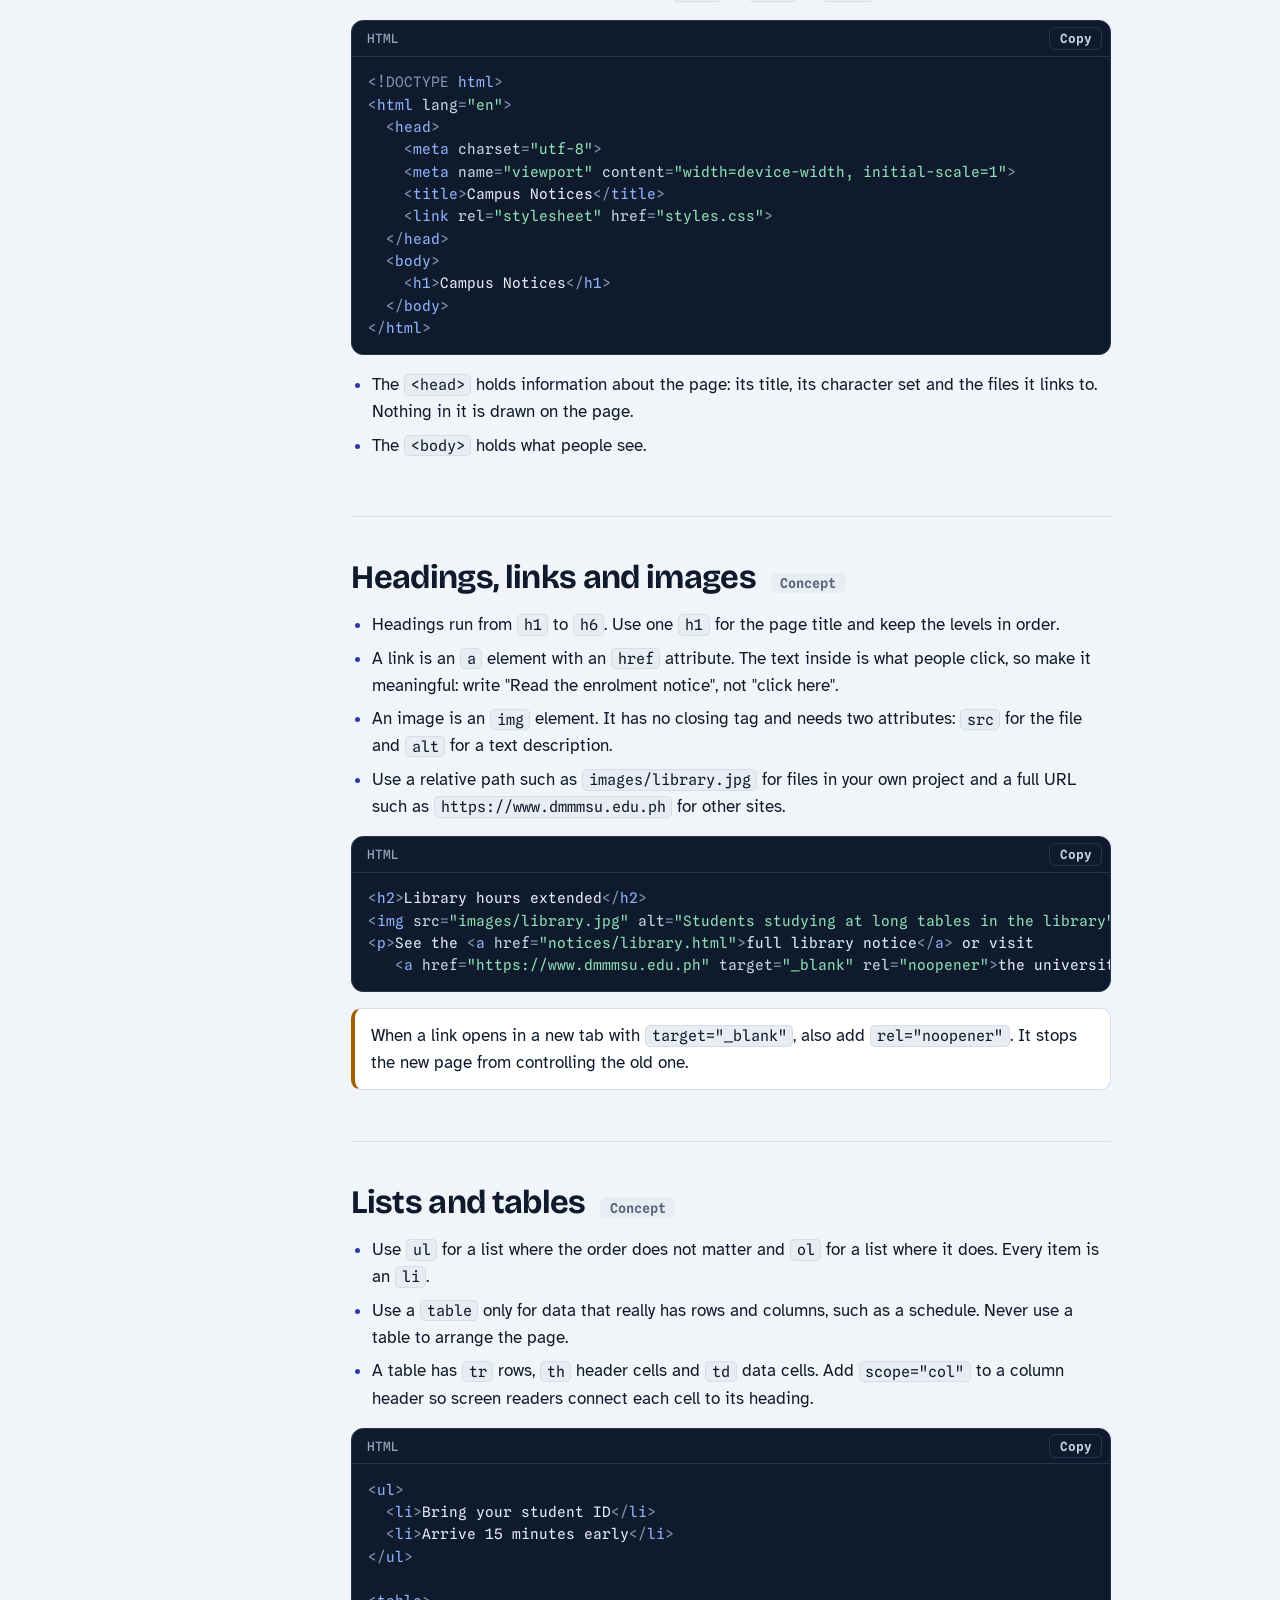
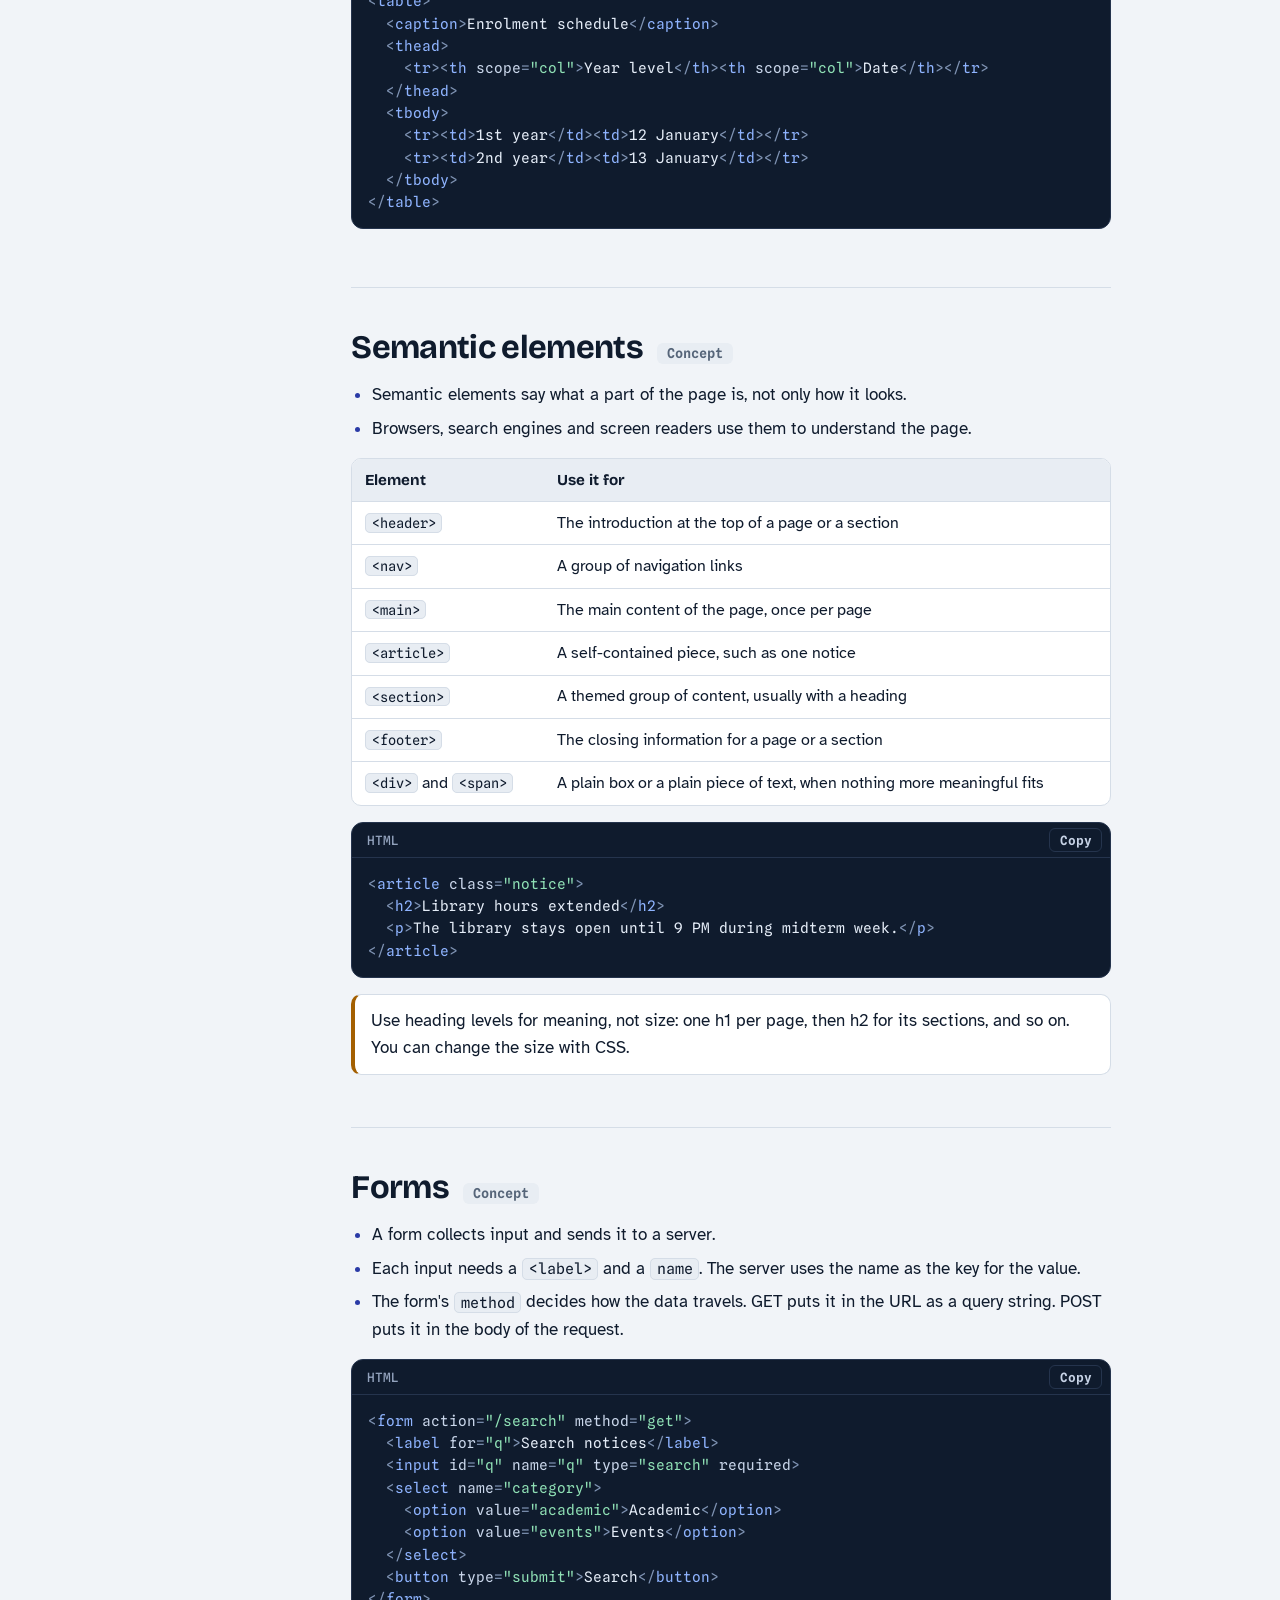
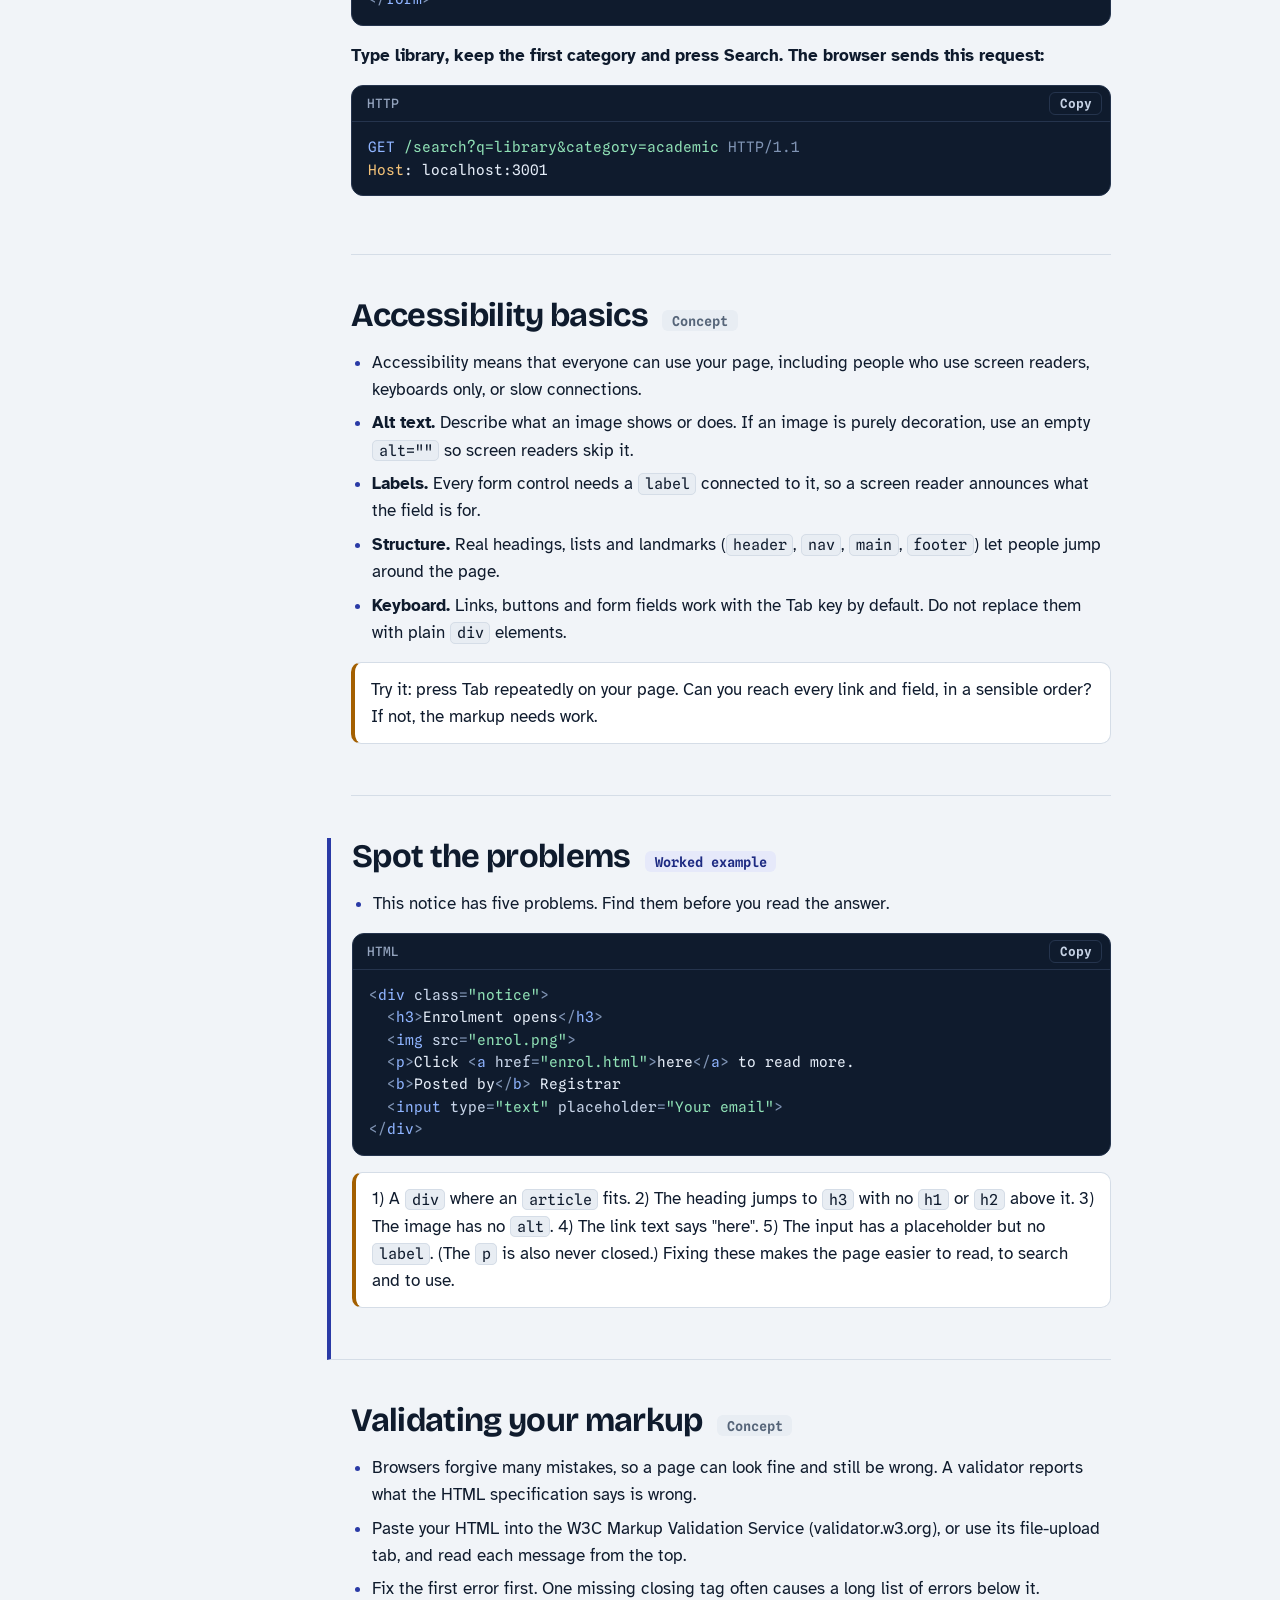
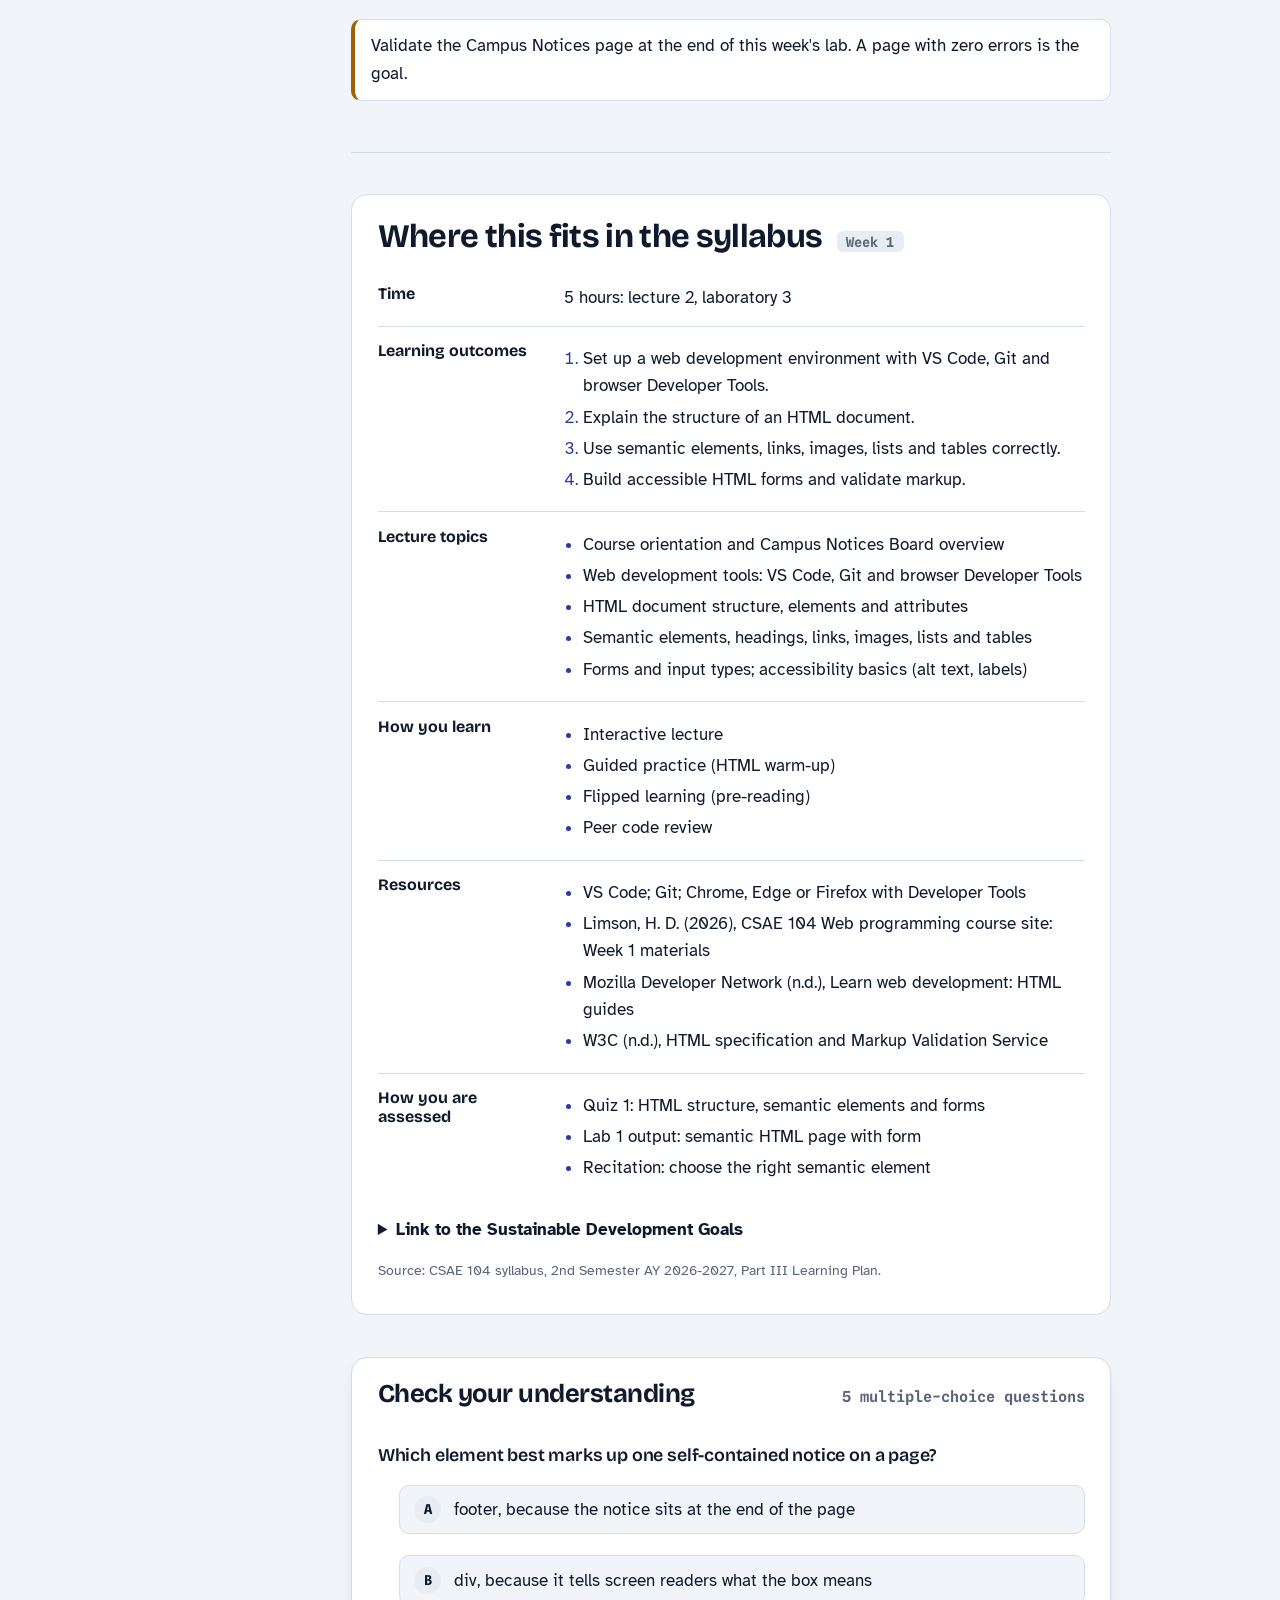
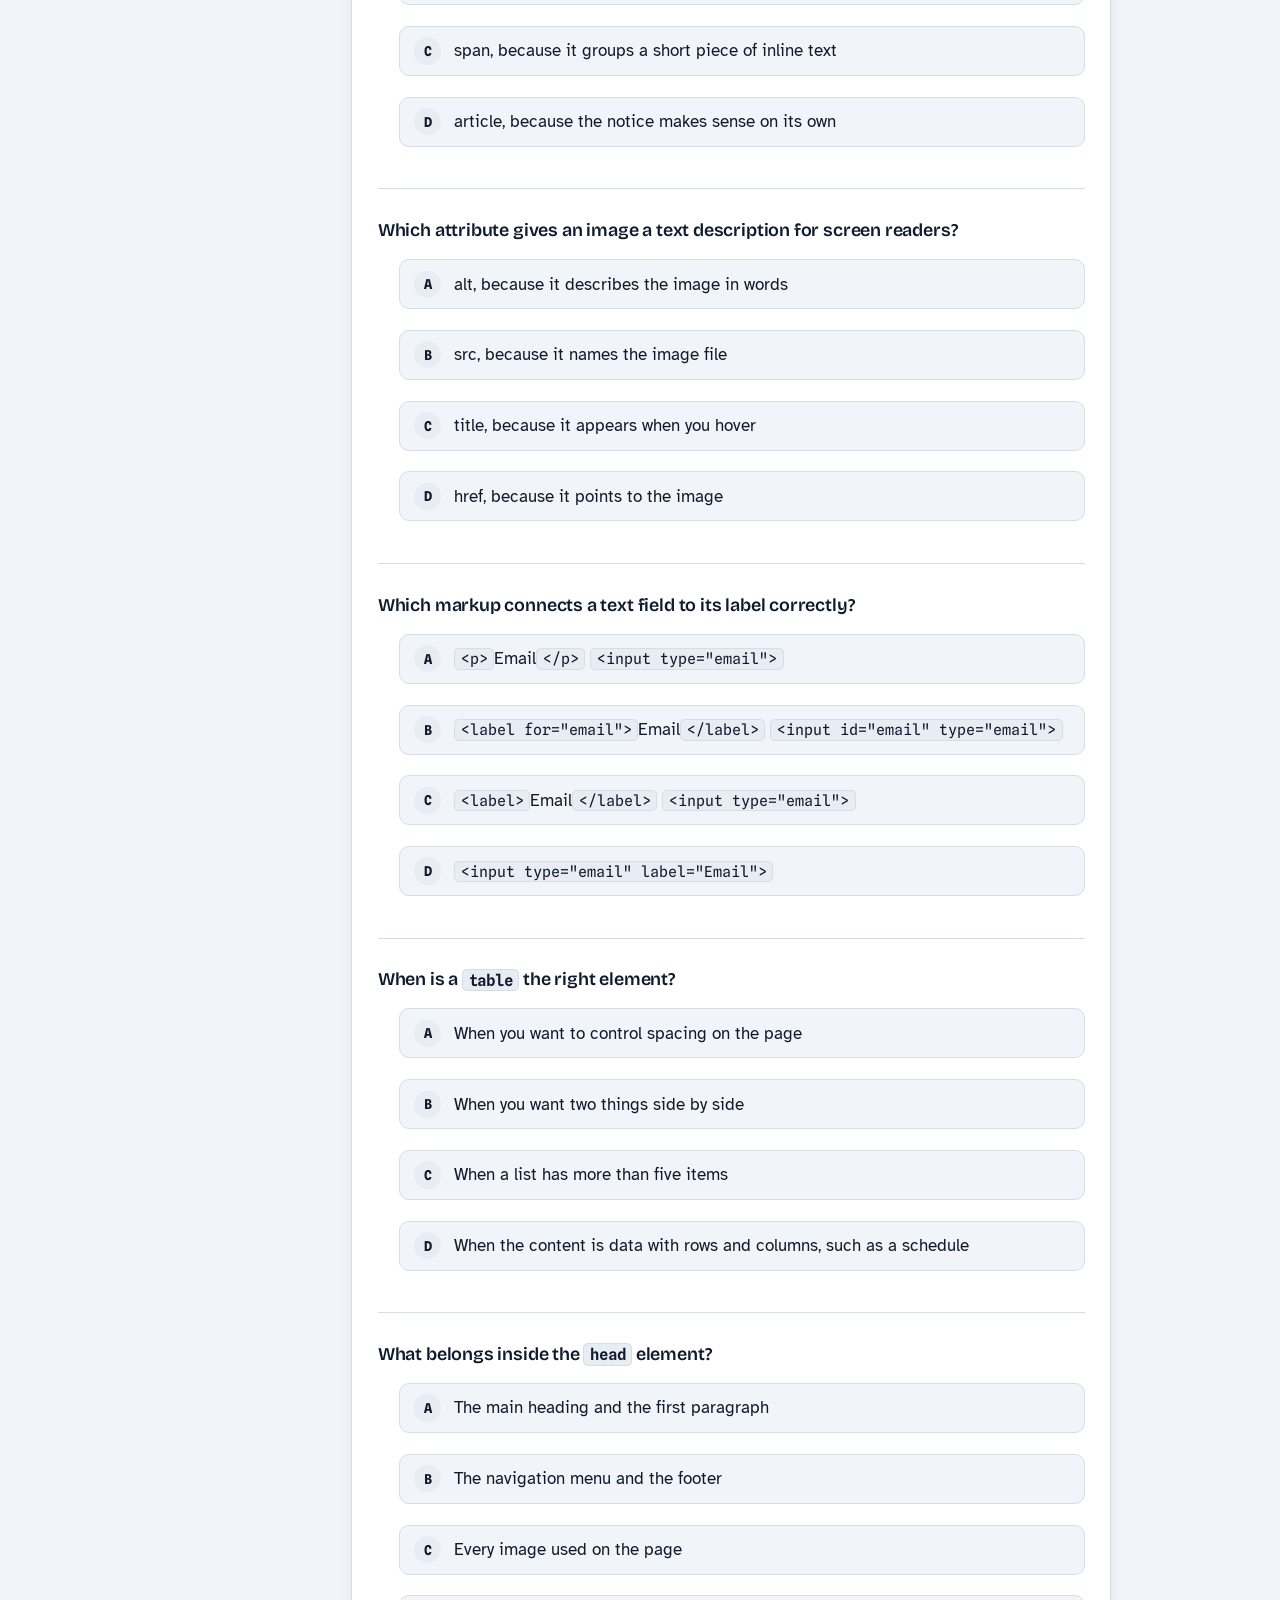
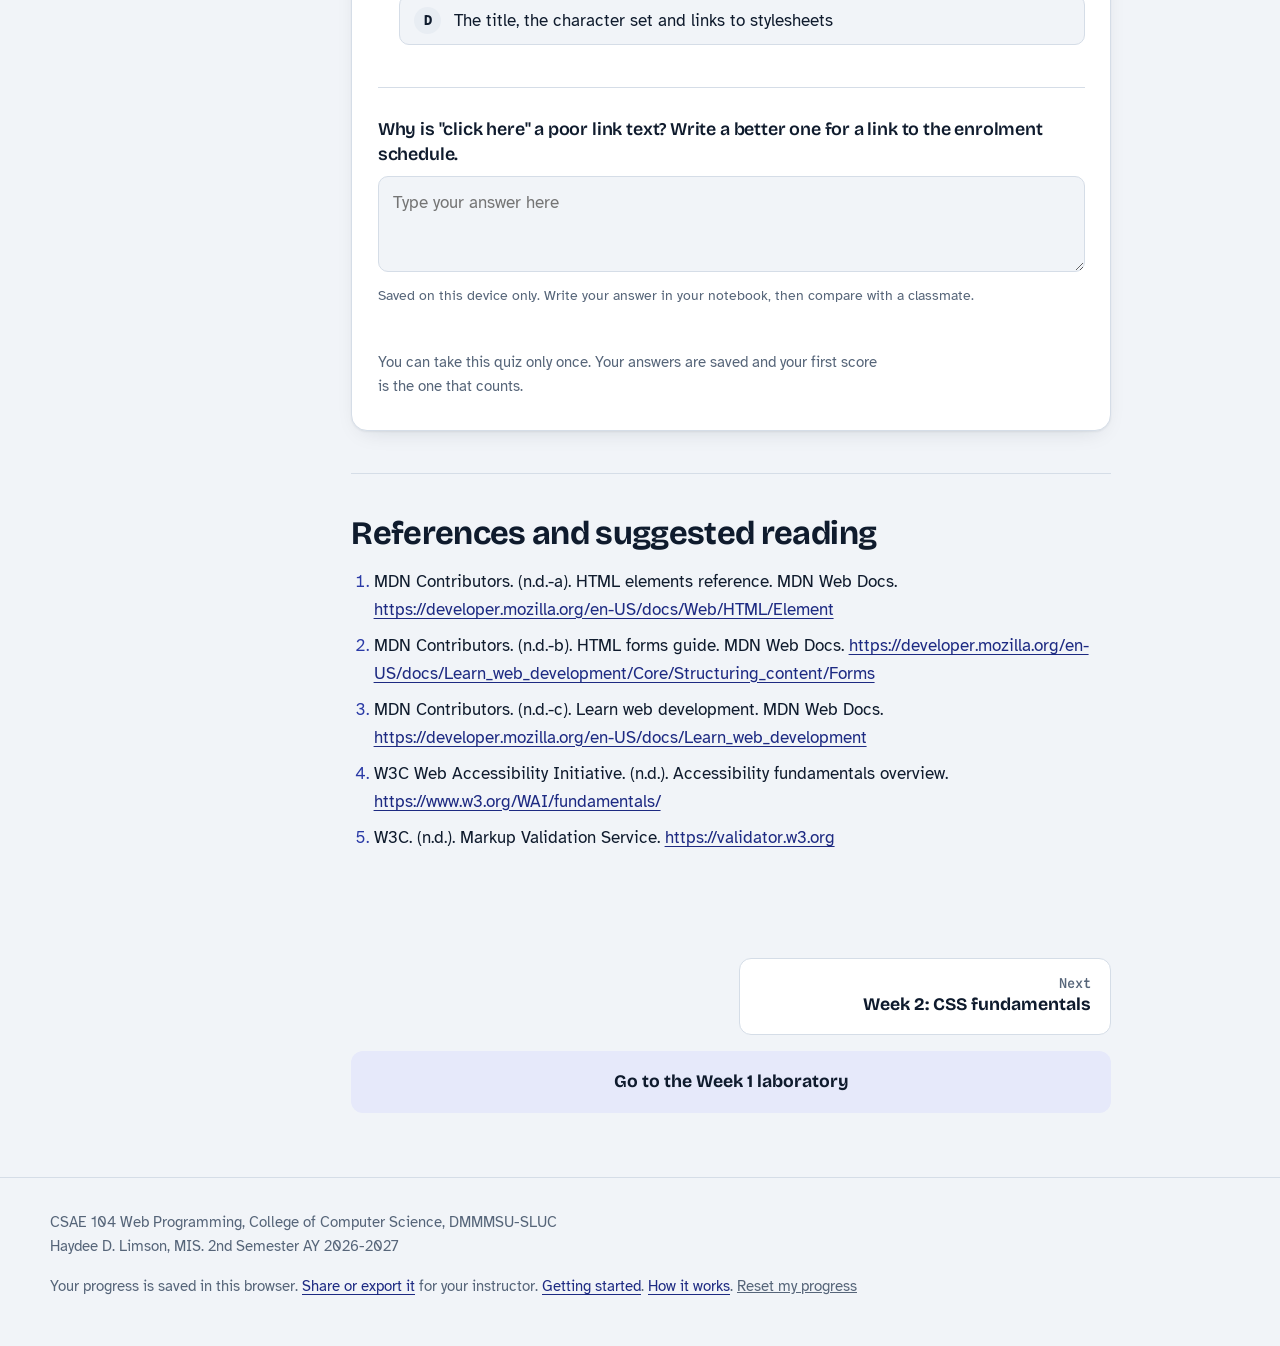
<file: week.html>
<!DOCTYPE html>
<html lang="en">
<head>
<meta charset="utf-8">
<meta name="viewport" content="width=device-width, initial-scale=1">
<title>Week | CSAE 104 Web Programming</title>
<meta name="description" content="CSAE 104 Web Programming (MERN to PERN): interactive lectures and laboratory guides for DMMMSU-SLUC students.">
<link rel="icon" href="assets/favicon.svg" type="image/svg+xml">
<link rel="preconnect" href="https://fonts.googleapis.com"><link rel="preconnect" href="https://fonts.gstatic.com" crossorigin>
<link href="https://fonts.googleapis.com/css2?family=Atkinson+Hyperlegible:ital,wght@0,400;0,700;1,400&family=Bricolage+Grotesque:opsz,wght@12..96,500;12..96,700&family=Spline+Sans+Mono:wght@400;500;600&display=swap" rel="stylesheet">
<script>try{var t=JSON.parse(localStorage.getItem("csae104:theme"));document.documentElement.setAttribute("data-theme",t||(matchMedia("(prefers-color-scheme: dark)").matches?"dark":"light"))}catch(e){}</script>
<link rel="stylesheet" href="assets/style.css">
</head>
<body data-page="week">
<div id="app"><noscript><p style="padding:2rem">This course site needs JavaScript. The original slides are in the downloads folder.</p></noscript></div>
<script src="assets/config.js"></script>
<script src="assets/hljs.js"></script>
<script src="data/lecture.js"></script>
<script src="data/laboratory.js"></script>
<script src="assets/app.js"></script>
</body>
</html>
</file>
<file: assets/style.css>
/* CSAE 104 Web Programming — course site */
:root{
  --paper:#F1F4F8; --surface:#FFFFFF; --ink:#0F1B2D; --muted:#566579; --line:#D5DDE7; --soft:#E8EDF3;
  --lec:#2A3AA6; --lec-ink:#1D2A82; --lec-tint:#E6E9FA;
  --lab:#0A7566; --lab-ink:#07574C; --lab-tint:#DAF1EC;
  --amber:#A35F00; --amber-tint:#FBEBCF; --ok:#12744A; --ok-tint:#D8F1E3; --bad:#B3261E; --bad-tint:#FADAD7;
  --code-bg:#0F1B2D; --code-ink:#E4ECF7; --code-line:#25344D;
  --accent:var(--lec); --accent-ink:var(--lec-ink); --accent-tint:var(--lec-tint);
  --shadow:0 1px 2px rgba(15,27,45,.06),0 8px 24px -12px rgba(15,27,45,.18);
  --display:"Bricolage Grotesque","Segoe UI",system-ui,sans-serif;
  --body:"Atkinson Hyperlegible","Segoe UI",system-ui,-apple-system,sans-serif;
  --mono:"Spline Sans Mono",ui-monospace,"SFMono-Regular",Consolas,monospace;
}
[data-theme="dark"]{
  --paper:#0A1120; --surface:#111B2F; --ink:#E7EDF7; --muted:#9AA9BE; --line:#26344C; --soft:#17223A;
  --lec:#97A4FF; --lec-ink:#B9C2FF; --lec-tint:#1C2650;
  --lab:#4FD1B8; --lab-ink:#82E3CF; --lab-tint:#0F3A35;
  --amber:#F0B14F; --amber-tint:#3A2A0B; --ok:#58D69B; --ok-tint:#0F3322; --bad:#FF8B82; --bad-tint:#41191A;
  --code-bg:#070D19; --code-line:#1E2B42;
  --shadow:0 1px 2px rgba(0,0,0,.4),0 8px 24px -12px rgba(0,0,0,.6);
}
body[data-kind="laboratory"]{--accent:var(--lab);--accent-ink:var(--lab-ink);--accent-tint:var(--lab-tint)}
*{box-sizing:border-box}
html{scroll-behavior:smooth;scroll-padding-top:84px}
body{margin:0;background:var(--paper);color:var(--ink);font:400 1.0625rem/1.6 var(--body);-webkit-font-smoothing:antialiased}
a{color:var(--accent-ink);text-underline-offset:3px}
a:hover{color:var(--accent)}
:focus-visible{outline:3px solid var(--accent);outline-offset:2px;border-radius:4px}
h1,h2,h3{font-family:var(--display);line-height:1.1;margin:0;letter-spacing:-.02em;font-weight:700}
code,pre,kbd{font-family:var(--mono)}
.wrap{width:min(1180px,100% - 2.5rem);margin-inline:auto}
.sr{position:absolute;width:1px;height:1px;overflow:hidden;clip:rect(0 0 0 0);white-space:nowrap}
.skip{position:absolute;left:-999px;top:8px;background:var(--ink);color:var(--paper);padding:.5rem .8rem;border-radius:6px;z-index:100}
.skip:focus{left:8px}
button{font:inherit;color:inherit;cursor:pointer}

/* ---------- header ---------- */
.top{position:sticky;top:0;z-index:50;background:color-mix(in srgb,var(--paper) 88%,transparent);backdrop-filter:blur(10px);border-bottom:1px solid var(--line)}
.top .wrap{display:flex;align-items:center;gap:1rem;min-height:60px}
.brand{display:flex;align-items:baseline;gap:.6rem;text-decoration:none;color:var(--ink);margin-right:auto}
.brand b{font:700 1.3rem var(--display);letter-spacing:-.03em}
.brand span{color:var(--muted);font-size:.92rem}
.nav{display:flex;gap:.25rem}
.nav a{padding:.45rem .8rem;border-radius:8px;text-decoration:none;color:var(--ink);font-weight:700;border-bottom:3px solid transparent;border-radius:0}
.nav a[data-k="lecture"]:hover,.nav a[data-k="lecture"][aria-current]{border-color:var(--lec);color:var(--lec-ink)}
.nav a[data-k="laboratory"]:hover,.nav a[data-k="laboratory"][aria-current]{border-color:var(--lab);color:var(--lab-ink)}
.icon-btn{display:inline-flex;align-items:center;gap:.5rem;background:var(--surface);border:1px solid var(--line);border-radius:10px;padding:.4rem .7rem;line-height:1.2}
.icon-btn:hover{border-color:var(--muted)}
.icon-btn kbd{font-size:.75rem;border:1px solid var(--line);border-radius:4px;padding:0 .35rem;color:var(--muted)}
.icon-btn svg{width:18px;height:18px}

/* ---------- landing ---------- */
.intro{padding:clamp(2.5rem,6vw,4.5rem) 0 2rem}
.intro h1{font-size:clamp(2.3rem,5.6vw,4.3rem);max-width:19ch;text-wrap:balance}
.intro p{max-width:56ch;color:var(--muted);font-size:1.15rem;margin:1.1rem 0 0}
.resume{display:inline-flex;gap:.6rem;align-items:center;margin-top:1.4rem;padding:.55rem .9rem;border:1px dashed var(--muted);border-radius:10px;text-decoration:none;color:var(--ink);font-weight:700}
.resume:hover{background:var(--surface)}
.doors{display:grid;grid-template-columns:1fr 1fr;gap:1rem;margin:1.5rem 0 0}
.door{display:flex;flex-direction:column;gap:1rem;padding:clamp(1.4rem,3vw,2.2rem);border-radius:18px;text-decoration:none;color:#fff;min-height:340px;position:relative;overflow:hidden;transition:transform .18s ease}
.door:hover{transform:translateY(-3px);color:#fff}
.door.lec{background:var(--lec-ink)} .door.lab{background:var(--lab-ink)}
[data-theme="dark"] .door.lec{background:#232F7A;color:#fff} [data-theme="dark"] .door.lab{background:#0B5A50;color:#fff}
.door .req{font:600 clamp(1.9rem,4.4vw,3.2rem)/1 var(--mono);letter-spacing:-.04em}
.door .req i{font-style:normal;opacity:.6}
.door h2{font-size:1.5rem;font-weight:600;max-width:24ch}
.intro .door p{margin:0;color:#fff;opacity:.88;max-width:40ch;font-size:1.05rem}
.door .res{margin-top:auto;font:500 .95rem/1.5 var(--mono);background:rgba(255,255,255,.1);border:1px solid rgba(255,255,255,.2);border-radius:12px;padding:.8rem 1rem}
.door .res b{color:#fff}
.door .go{font-weight:700;border-bottom:2px solid currentColor;align-self:flex-start;padding-bottom:1px}
.phases{margin:3rem 0 0}
.phases h2{font-size:1.6rem}
.phases p{color:var(--muted);margin:.4rem 0 1.2rem;max-width:62ch}
.bar{display:grid;grid-template-columns:repeat(18,1fr);gap:3px}
.bar a{height:44px;border-radius:6px;display:grid;place-items:center;text-decoration:none;font:600 .85rem var(--mono);color:#fff;transition:transform .12s}
.bar a:hover{transform:scaleY(1.18);color:#fff}
.bar a.p1{background:#2A3AA6}.bar a.p2{background:#0A7566}.bar a.p3{background:#A35F00}.bar a.p4{background:#7A3FA0}.bar a.p5{background:#B23A5C}
[data-theme="dark"] .bar a{color:#0A1120}
[data-theme="dark"] .bar a.p1{background:#97A4FF}[data-theme="dark"] .bar a.p2{background:#4FD1B8}[data-theme="dark"] .bar a.p3{background:#F0B14F}[data-theme="dark"] .bar a.p4{background:#C79BE8}[data-theme="dark"] .bar a.p5{background:#F08BA6}
.legend{display:flex;flex-wrap:wrap;gap:.4rem 1.4rem;margin-top:.9rem;font-size:.95rem;color:var(--muted)}
.legend span::before{content:"";display:inline-block;width:.8rem;height:.8rem;border-radius:3px;margin-right:.45rem;vertical-align:-1px;background:var(--c)}

/* ---------- list pages ---------- */
.band{background:var(--accent-ink);color:#fff;padding:clamp(2rem,5vw,3.4rem) 0}
[data-theme="dark"] .band{background:color-mix(in srgb,var(--accent) 22%,var(--paper))}
.band .req{font:600 clamp(2.2rem,6vw,4.2rem)/1 var(--mono);letter-spacing:-.04em;margin:0}
.band p{max-width:60ch;margin:.9rem 0 0;font-size:1.12rem;opacity:.92}
.band .meta{display:flex;flex-wrap:wrap;gap:.5rem 1.6rem;margin-top:1.1rem;font:500 .95rem var(--mono)}
.net{margin:2rem 0 3rem;background:var(--surface);border:1px solid var(--line);border-radius:14px;overflow:hidden;box-shadow:var(--shadow)}
.net-head,.net-row{display:grid;grid-template-columns:minmax(0,2.6fr) 150px 80px 90px minmax(110px,1fr);align-items:center;gap:1rem;padding:.8rem 1.2rem}
.net-head{background:var(--soft);font:600 .85rem var(--mono);color:var(--muted);border-bottom:1px solid var(--line)}
.net-row{border-bottom:1px solid var(--line);text-decoration:none;color:var(--ink)}
.net-row:last-child{border-bottom:0}
.net-row:hover{background:var(--accent-tint);color:var(--ink)}
.net-row .nm{display:flex;gap:.9rem;align-items:baseline;min-width:0}
.net-row .wk{font:600 .95rem var(--mono);color:var(--muted);min-width:3.2ch}
.net-row .tt{font:700 1.12rem/1.25 var(--display);letter-spacing:-.01em}
.net-row .fc{display:block;font-size:.93rem;color:var(--muted);font-weight:400;font-family:var(--body);letter-spacing:0;margin-top:.1rem}
.st{font:600 .9rem var(--mono);display:inline-flex;gap:.45rem;align-items:center;color:var(--muted)}
.st::before{content:"";width:.6rem;height:.6rem;border-radius:50%;background:var(--line);border:2px solid var(--muted)}
.st.part{color:var(--amber)} .st.part::before{background:var(--amber);border-color:var(--amber)}
.st.done{color:var(--ok)} .st.done::before{background:var(--ok);border-color:var(--ok)}
.st.exam{color:var(--amber)}
.sz,.tm{font:500 .92rem var(--mono);color:var(--muted)}
.meter{height:8px;background:var(--soft);border-radius:99px;overflow:hidden}
.meter i{display:block;height:100%;background:var(--accent);width:var(--p,0%);border-radius:99px;transition:width .3s}
.net-note{color:var(--muted);font-size:.95rem;margin:-1.5rem 0 3rem}

/* ---------- week page ---------- */
.whead{background:var(--surface);border-bottom:1px solid var(--line)}
.whead .wrap{padding:clamp(1.6rem,4vw,2.6rem) 0 1.4rem}
.crumb{font:500 .95rem var(--mono);color:var(--muted)}
.crumb a{color:var(--accent-ink);text-decoration:none;font-weight:600}
.whead h1{font-size:clamp(2rem,5vw,3.6rem);margin:.5rem 0 .3rem;max-width:20ch;text-wrap:balance}
.whead .focus{color:var(--muted);font-size:1.15rem;max-width:62ch;margin:0}
.actions{display:flex;flex-wrap:wrap;gap:.6rem;margin-top:1.2rem;align-items:center}
.btn{display:inline-flex;gap:.5rem;align-items:center;padding:.55rem 1rem;border-radius:10px;border:1.5px solid var(--accent);color:var(--accent-ink);background:transparent;text-decoration:none;font-weight:700}
.btn:hover{background:var(--accent-tint);color:var(--accent-ink)}
.btn.solid{background:var(--accent-ink);border-color:var(--accent-ink);color:#fff}
[data-theme="dark"] .btn.solid{background:var(--accent);border-color:var(--accent);color:#0A1120}
.btn.solid:hover{filter:brightness(1.1);color:#fff}
[data-theme="dark"] .btn.solid:hover{color:#0A1120}
.pill{font:600 .9rem var(--mono);padding:.3rem .7rem;border-radius:99px;background:var(--accent-tint);color:var(--accent-ink)}
.wprog{display:flex;gap:.8rem;align-items:center;margin-left:auto;min-width:200px}
.wprog .meter{flex:1}
.wprog span{font:600 .9rem var(--mono);color:var(--muted);min-width:4ch;text-align:right}

.layout{display:grid;grid-template-columns:250px minmax(0,1fr);gap:clamp(1.5rem,4vw,3.5rem);padding:2rem 0 4rem;align-items:start}
.toc{position:sticky;top:84px;max-height:calc(100vh - 100px);overflow:auto;padding-right:.5rem;font-size:.95rem}
.toc h2{font:700 1rem var(--display);margin:0 0 .6rem}
.toc ol{list-style:none;margin:0;padding:0;border-left:2px solid var(--line)}
.toc a{display:flex;gap:.5rem;padding:.32rem .6rem .32rem .9rem;margin-left:-2px;border-left:2px solid transparent;text-decoration:none;color:var(--muted);line-height:1.35}
.toc a:hover{color:var(--ink)}
.toc a.on{border-color:var(--accent);color:var(--ink);font-weight:700}
.toc a .ck{margin-left:auto;color:var(--ok);font-weight:700;visibility:hidden}
.toc a.dn .ck{visibility:visible}
.toc a.divl{font:700 .85rem var(--display);color:var(--ink);margin-top:.5rem}
.toc a.sub{padding-left:1.4rem}

.content{max-width:760px;min-width:0}
.sec{padding:0 0 2.6rem;margin:0 0 2.6rem;border-bottom:1px solid var(--line)}
.sec:last-of-type{border-bottom:0}
.sec-h{display:flex;flex-wrap:wrap;align-items:baseline;gap:.5rem .9rem;margin-bottom:1rem}
.sec h2{font-size:clamp(1.55rem,3vw,2.05rem)}
.tag{font:600 .85rem var(--mono);padding:.15rem .6rem;border-radius:6px;background:var(--soft);color:var(--muted)}
.tag.example{background:var(--accent-tint);color:var(--accent-ink)}
.tag.exam,.tag.catchup,.tag.prepare{background:var(--amber-tint);color:var(--amber)}
.sec.example{border-left:4px solid var(--accent);padding-left:1.3rem;margin-left:-1.5rem}
.sec p,.sec li{max-width:68ch}
.sec ul{padding-left:1.3rem;margin:.4rem 0 1rem}
.sec li{margin:.4rem 0}
.sec li::marker{color:var(--accent)}
.sec.outcomes{background:var(--accent-tint);border:0;border-radius:16px;padding:1.4rem 1.6rem;margin-left:0}
.sec.outcomes h2{font-size:1.25rem}
.sec.outcomes li{font-size:1.1rem;list-style:none;margin-left:-1.3rem}
.sec.brief{background:var(--surface);border:1px solid var(--line);border-radius:16px;padding:1.4rem 1.6rem}
.sec.brief h2{font-size:1.3rem}
.sec.brief ul{list-style:none;padding:0}
.sec.brief li{padding:.6rem 0;border-top:1px solid var(--line)}
.sec.brief li:first-child{border-top:0}
.divider{margin:3rem 0 2rem;padding:1.4rem 1.6rem;border-radius:14px;background:var(--accent-ink);color:#fff}
[data-theme="dark"] .divider{background:color-mix(in srgb,var(--accent) 22%,var(--paper))}
.divider h2{font-size:1.6rem}
.divider p{margin:.4rem 0 0;opacity:.92}
.step .sec-h{align-items:center}
.stepno{flex:none;width:2.6rem;height:2.6rem;border-radius:50%;display:grid;place-items:center;font:700 1.15rem var(--display);background:var(--accent-ink);color:#fff}
[data-theme="dark"] .stepno{background:var(--accent);color:#0A1120}
.step.done .stepno{background:var(--ok);color:#fff}
.step.done .stepno{font-size:0}.step.done .stepno::after{content:"✓";font-size:1.25rem}
.mark{margin-left:auto;display:inline-flex;gap:.5rem;align-items:center;padding:.4rem .8rem;border:1.5px solid var(--line);border-radius:99px;background:var(--surface);font-weight:700;font-size:.95rem}
.mark:hover{border-color:var(--ok)}
.mark[aria-pressed="true"]{background:var(--ok-tint);border-color:var(--ok);color:var(--ok)}
.checks{list-style:none;padding:0!important}
.checks li{display:flex;gap:.8rem;align-items:flex-start;padding:.7rem .9rem;margin:.4rem 0;background:var(--surface);border:1px solid var(--line);border-radius:10px}
.checks label{display:flex;gap:.8rem;cursor:pointer;width:100%}
.checks input{flex:none;width:1.25rem;height:1.25rem;margin-top:.2rem;accent-color:var(--accent)}
.checks input:checked + span{color:var(--muted);text-decoration:line-through;text-decoration-color:var(--muted)}
.challenge{background:var(--amber-tint);border-radius:16px;padding:1.3rem 1.5rem;border:0}
.challenge h2{font-size:1.25rem}
.callout{background:var(--surface);border:1px solid var(--line);border-left:4px solid var(--amber);border-radius:10px;padding:.8rem 1rem;margin:1rem 0}
.sec .callout{max-width:none}
.note{margin:1.1rem 0 0;padding:.2rem 0 .2rem 1rem;border-left:3px dashed var(--muted);color:var(--muted);font-size:1rem}
.note b{display:block;color:var(--ink);font-family:var(--display);font-size:.95rem;margin-bottom:.2rem}
.note p{margin:.3rem 0}
.tw{overflow:auto;margin:1rem 0;border:1px solid var(--line);border-radius:10px;background:var(--surface)}
table{border-collapse:collapse;width:100%;font-size:.97rem}
th,td{text-align:left;padding:.55rem .8rem;border-bottom:1px solid var(--line);vertical-align:top}
th{background:var(--soft);font-family:var(--display);font-size:.95rem;white-space:nowrap}
tr:last-child td{border-bottom:0}
td code{white-space:nowrap}
p code,li code,td code,.callout code,.note code{background:var(--soft);border:1px solid var(--line);padding:.05rem .35rem;border-radius:5px;font-size:.88em;overflow-wrap:anywhere}
.cb{margin:1rem 0;border-radius:12px;overflow:hidden;background:var(--code-bg);color:var(--code-ink);border:1px solid var(--code-line)}
.cb-h{display:flex;align-items:center;justify-content:space-between;padding:.35rem .5rem .35rem .9rem;border-bottom:1px solid var(--code-line);font:500 .8rem var(--mono);color:#93A3BD}
.cb-h button{background:transparent;border:1px solid var(--code-line);color:#C7D3E6;border-radius:6px;padding:.2rem .6rem;font:600 .8rem var(--mono)}
.cb-h button:hover{background:#1A2740}
.cb pre{margin:0;padding:.9rem 1rem;overflow:auto;font-size:.9rem;line-height:1.55;tab-size:2}
.cb code{background:none;border:0;padding:0;font-size:inherit}
.hljs-keyword,.hljs-selector-tag,.hljs-literal,.hljs-built_in,.hljs-name{color:#8FB4FF}
.hljs-string,.hljs-attr-value,.hljs-regexp{color:#8FE0B5}
.hljs-number,.hljs-symbol,.hljs-attribute,.hljs-selector-class,.hljs-selector-id{color:#F2C177}
.hljs-comment,.hljs-quote{color:#7385A3;font-style:italic}
.hljs-title,.hljs-function,.hljs-section,.hljs-selector-attr{color:#F59BC3}
.hljs-attr,.hljs-property,.hljs-variable,.hljs-params{color:#C9D6EA}
.hljs-meta,.hljs-tag{color:#7F93B3}
.hljs-tag .hljs-name{color:#8FB4FF}
.hljs-subst{color:var(--code-ink)}

/* ---------- quiz ---------- */
.quiz{background:var(--surface);border:1px solid var(--line);border-radius:16px;padding:1.4rem 1.6rem;box-shadow:var(--shadow)}
.quiz>header{display:flex;flex-wrap:wrap;gap:.5rem 1rem;align-items:baseline;justify-content:space-between;margin-bottom:.4rem}
.quiz h2{font-size:1.6rem}
.quiz .score{font:600 .95rem var(--mono);color:var(--muted)}
.q{padding:1.2rem 0;border-top:1px solid var(--line)}
.q:first-of-type{border-top:0}
.q-t{font:600 1.12rem/1.4 var(--display);letter-spacing:-.01em;margin:0 0 .7rem;max-width:62ch}
.opts{display:grid;gap:.5rem;margin:0;padding:0;list-style:none}
.opt{display:flex;gap:.8rem;align-items:flex-start;width:100%;text-align:left;padding:.65rem .9rem;border:1.5px solid var(--line);border-radius:10px;background:var(--paper)}
.opt:hover:not(:disabled){border-color:var(--accent)}
.opt .ltr{flex:none;width:1.7rem;height:1.7rem;border-radius:50%;display:grid;place-items:center;font:700 .85rem var(--mono);background:var(--soft)}
.opt.right{border-color:var(--ok);background:var(--ok-tint)} .opt.right .ltr{background:var(--ok);color:#fff}
.opt.wrong{border-color:var(--bad);background:var(--bad-tint)} .opt.wrong .ltr{background:var(--bad);color:#fff}
.opt:disabled{cursor:default}
.fb{margin:.6rem 0 0;font-weight:700}
.fb.ok{color:var(--ok)} .fb.no{color:var(--bad)}
.open textarea{width:100%;min-height:6rem;resize:vertical;padding:.7rem .9rem;border-radius:10px;border:1.5px solid var(--line);background:var(--paper);color:var(--ink);font:inherit}
.open small{display:block;color:var(--muted);margin-top:.3rem}
.qfoot{display:flex;gap:1rem;align-items:center;margin-top:.8rem;flex-wrap:wrap}
.qfoot p{margin:0;color:var(--muted);max-width:50ch;font-size:.95rem}

.refs ol{padding-left:1.4rem}
.refs li{margin:.6rem 0;overflow-wrap:anywhere;max-width:68ch}
.pager{display:grid;grid-template-columns:1fr 1fr;gap:1rem;margin-top:3rem}
.pager a{display:block;padding:1rem 1.2rem;border:1px solid var(--line);background:var(--surface);border-radius:12px;text-decoration:none;color:var(--ink)}
.pager a:hover{border-color:var(--accent)}
.pager small{display:block;font:500 .85rem var(--mono);color:var(--muted)}
.pager b{font:700 1.1rem var(--display)}
.pager .nx{text-align:right}
.pager .sw{grid-column:1/-1;text-align:center;background:var(--accent-tint);border-color:transparent}

footer.site{border-top:1px solid var(--line);padding:2rem 0 3rem;color:var(--muted);font-size:.95rem}
footer.site .wrap{display:flex;flex-wrap:wrap;gap:1rem 2rem;justify-content:space-between}
footer.site button{background:none;border:0;color:var(--muted);text-decoration:underline;padding:0}

/* ---------- search ---------- */
dialog.search{width:min(680px,calc(100% - 2rem));margin:8vh auto auto;padding:0;border:1px solid var(--line);border-radius:16px;background:var(--surface);color:var(--ink);box-shadow:0 30px 80px -20px rgba(0,0,0,.5)}
dialog.search::backdrop{background:rgba(8,14,26,.55)}
.search input{width:100%;border:0;border-bottom:1px solid var(--line);background:transparent;color:var(--ink);padding:1.1rem 1.3rem;font:inherit;font-size:1.15rem;outline:none}
.search ul{list-style:none;margin:0;padding:.4rem;max-height:55vh;overflow:auto}
.search li a{display:block;padding:.6rem .9rem;border-radius:10px;text-decoration:none;color:var(--ink)}
.search li a:hover,.search li a:focus-visible{background:var(--soft)}
.search li small{font:500 .82rem var(--mono);color:var(--muted)}
.search li b{display:block;font-family:var(--display)}
.search li span{display:block;color:var(--muted);font-size:.93rem}
.search mark{background:var(--amber-tint);color:inherit;border-radius:3px}
.search .empty{padding:1.2rem 1.4rem;color:var(--muted)}
.dot{display:inline-block;width:.6rem;height:.6rem;border-radius:50%;margin-right:.4rem}
.dot.lecture{background:var(--lec)}.dot.laboratory{background:var(--lab)}

@media (max-width:960px){
  .layout{grid-template-columns:1fr}
  .toc{position:static;max-height:none;border:1px solid var(--line);background:var(--surface);border-radius:12px;padding:.8rem 1rem}
  .toc details summary{cursor:pointer;font:700 1rem var(--display)}
  .sec.example{margin-left:0}
}
@media (max-width:760px){
  .doors{grid-template-columns:1fr}
  .door{min-height:260px}
  .net-head{display:none}
  .net-row{grid-template-columns:1fr auto;gap:.3rem .8rem}
  .net-row .nm{grid-column:1/-1}
  .net-row .sz{display:none}
  .net-row .meter{grid-column:1/-1}
  .brand span,.icon-btn kbd,.icon-btn span{display:none}
  .brand b{white-space:nowrap}
  .top .wrap{gap:.5rem}
  .nav a{padding:.45rem .3rem;font-size:.92rem}
  .brand b{font-size:1.05rem}
  .icon-btn{padding:.4rem .55rem}
  .nav{gap:.1rem}
  .wprog{margin-left:0;width:100%}
  .pager{grid-template-columns:1fr}.pager .nx{text-align:left}
  .bar a{height:36px;font-size:.72rem}
}
@media (prefers-reduced-motion:reduce){*{transition:none!important;scroll-behavior:auto!important}}
@media print{.top,.toc,.pager,.actions,footer.site,.mark,.cb-h button{display:none!important}.layout{display:block}.cb{border:1px solid #999;background:#fff;color:#000}}

.lead-in{margin:1rem 0 .3rem!important;font-weight:700}
.note.expect{border-left:4px solid var(--ok);background:var(--ok-tint);padding:.6rem 1rem;border-radius:0 10px 10px 0;color:var(--ink)}
.note.expect b{color:var(--ok)}

.sec.orient{border-left:4px solid var(--muted);padding-left:1.3rem;margin-left:-1.5rem}
.tag.orient{background:var(--soft);color:var(--ink)}
.sec p{margin:.6rem 0}
.syl{background:var(--surface);border:1px solid var(--line);border-radius:16px;padding:1.4rem 1.6rem}
.syl-grid{display:grid;gap:0;margin:0}
.syl-grid>div{display:grid;grid-template-columns:170px 1fr;gap:1rem;padding:.9rem 0;border-top:1px solid var(--line)}
.syl-grid>div:first-child{border-top:0}
.syl-grid dt{font:700 1rem var(--display)}
.syl-grid dd{margin:0}
.syl-grid ul,.syl-grid ol{margin:0;padding-left:1.2rem}
.syl-grid li{margin:.25rem 0}
.small{font-size:.93rem;color:var(--muted)}
.sdg{margin:.6rem 0}
.sdg summary{cursor:pointer;font-weight:700;padding:.4rem 0}
.sdg-i{margin:.6rem 0 .8rem;padding-left:1rem;border-left:3px solid var(--accent)}
.sdg-i p{margin:.2rem 0}
.pnote{margin:.9rem 0 0;color:var(--muted);font-size:.95rem}
@media (max-width:760px){.syl-grid>div{grid-template-columns:1fr;gap:.3rem}.sec.orient{margin-left:0}}

/* ---------- rendered result under code, and avoid-vs-better pairs ---------- */
.cb + .rv{margin:-.55rem 0 1rem;border:1px solid var(--line);border-top:0;border-radius:0 0 12px 12px;overflow:hidden;background:var(--surface)}
.rv-h{display:flex;flex-wrap:wrap;gap:.2rem .8rem;align-items:baseline;padding:.35rem .9rem;background:var(--soft);border-bottom:1px solid var(--line);font:600 .8rem var(--mono);color:var(--ink)}
.rv-h em{font:400 .8rem var(--body);font-style:normal;color:var(--muted)}
.rv-f{display:block;width:100%;border:0;background:#fff}
.cmp{display:grid;grid-template-columns:1fr 1fr;gap:1rem;margin:1rem 0}
.cmp-c{min-width:0;border:1px solid var(--line);border-top:4px solid var(--c);border-radius:12px;background:var(--surface);padding:.2rem .8rem .5rem}
.cmp-c.bad{--c:var(--bad)} .cmp-c.good{--c:var(--ok)}
.cmp-h{font:700 .85rem var(--mono);color:var(--c);padding:.55rem 0 0;text-transform:uppercase;letter-spacing:.04em}
.cmp-c .cb{margin:.5rem 0}
.cmp-c p{margin:.3rem 0 .2rem;font-size:.95rem}
@media (max-width:720px){.cmp{grid-template-columns:1fr}}
@media print{.rv{display:none}}

/* ---------- progress and instructor pages ---------- */
body[data-kind="progress"]{--accent:var(--lab);--accent-ink:var(--lab-ink);--accent-tint:var(--lab-tint)}
.pg .intro{padding:2.4rem 0 1rem}.pg .intro h1{font-size:clamp(2rem,4.5vw,3rem)}.pg .intro p{max-width:62ch;color:var(--muted)}
.card{background:var(--surface);border:1px solid var(--line);border-radius:14px;box-shadow:var(--shadow);padding:1rem 1.2rem}
.sform,.tctl{display:flex;flex-wrap:wrap;gap:1rem 1.2rem;align-items:flex-end;margin:1rem 0}
.sform label,.tctl label{display:flex;flex-direction:column;gap:.25rem;font:600 .9rem var(--body);color:var(--muted);flex:1 1 200px}
.tctl label{flex:0 1 auto}.tctl input[type=number]{width:6rem}
.sform input,.sform select,.tctl select,.tctl input[type=number]{font:inherit;color:var(--ink);background:var(--paper);border:1.5px solid var(--line);border-radius:8px;padding:.5rem .65rem}
.fbtn{cursor:pointer}
.sums{display:grid;grid-template-columns:repeat(auto-fit,minmax(180px,1fr));gap:1rem;margin:1rem 0}
.sums .card{display:flex;flex-direction:column;gap:.2rem}.sums b{font:700 2.2rem var(--display);color:var(--accent-ink)}.sums span{color:var(--muted)}
.prow{grid-template-columns:minmax(0,2.4fr) minmax(120px,1fr) minmax(120px,1fr) 70px}
.pbar{display:flex;align-items:center;gap:.6rem}.pbar .meter{flex:1;min-width:50px}.pbar b{font:600 .9rem var(--mono);min-width:3.4ch;text-align:right}
.pactions{display:flex;flex-wrap:wrap;gap:.7rem;margin:1.4rem 0 .6rem}
.tscroll{overflow-x:auto;margin-bottom:3rem}
.ttable{width:100%;border-collapse:collapse;background:var(--surface);border:1px solid var(--line);border-radius:14px;font-size:.95rem}
.ttable th,.ttable td{padding:.6rem .8rem;text-align:left;border-bottom:1px solid var(--line);vertical-align:middle}
.ttable th{font:700 .8rem var(--mono);text-transform:uppercase;letter-spacing:.04em;color:var(--muted);background:var(--soft)}
.ttable td small{display:block;color:var(--muted)}.ttable tr.late td:nth-child(6){color:var(--bad)}
.ttable .pbar{min-width:130px}
@media (max-width:720px){.prow{grid-template-columns:1fr 1fr}.net-head.prow{display:none}.prow .nm{grid-column:1/-1}.prow [data-l]::before{content:attr(data-l) ": ";color:var(--muted);font-size:.85rem}}
@media print{.top,footer.site,.pactions{display:none}.sform select{appearance:none}}
.consent{margin:1rem 0;display:flex;flex-direction:column;gap:.6rem;align-items:flex-start}
.chk{display:flex;gap:.7rem;align-items:flex-start;cursor:pointer}.chk input{margin-top:.35rem;width:1.1rem;height:1.1rem;flex:none}
.small{font-size:.9rem;color:var(--muted);margin:0}
.pg .net{margin:1.4rem 0 1rem}
.pg .net-note{margin:.9rem 0 2.5rem;max-width:75ch;line-height:1.55}
.pg .pactions{margin:1.2rem 0 0}
.pg .tctl+.net-note{margin-top:.2rem}
.lockmsg{margin:-.4rem 0 1rem}
.sform input[readonly],.sform select:disabled{opacity:.75;cursor:not-allowed;background:var(--soft)}
.submit{margin:1.4rem 0}.submit h2{font-size:1.4rem;margin-bottom:.4rem}.submit h3{font-size:1.05rem;margin:1rem 0 .3rem}
.submit .sform{margin:.8rem 0}.submit .sform label{flex:1 1 260px}
.sublist{margin:0;padding-left:1.1rem;display:grid;gap:.5rem}.sublist small{color:var(--muted)}

dialog.gate{width:min(520px,calc(100% - 2rem));border:1px solid var(--line);border-radius:16px;background:var(--surface);color:var(--ink);padding:1.4rem 1.5rem;box-shadow:0 20px 60px -20px rgba(0,0,0,.5)}
dialog.gate::backdrop{background:rgba(10,17,32,.62)}
dialog.gate h2{font-size:1.5rem;margin-bottom:.4rem}dialog.gate p{margin:.4rem 0 .8rem}
dialog.gate label{display:flex;flex-direction:column;gap:.25rem;font:600 .9rem var(--body);color:var(--muted);margin:.6rem 0}
dialog.gate label.chk{flex-direction:row;font-weight:400;color:var(--ink);font-size:.95rem}
dialog.gate input:not([type=checkbox]),dialog.gate select{font:inherit;color:var(--ink);background:var(--paper);border:1.5px solid var(--line);border-radius:8px;padding:.5rem .65rem}
.gbtns{display:flex;flex-wrap:wrap;gap:.6rem;margin:.8rem 0 .4rem}

.gsec{margin:1rem 0}.gsec h2{font-size:1.4rem;margin-bottom:.5rem}.gsec h3{font-size:1.05rem;margin:1rem 0 .3rem}
.gsec ol,.gsec ul{margin:.5rem 0;padding-left:1.3rem;display:grid;gap:.35rem}
.gsec pre{background:var(--code-bg);color:var(--code-ink);padding:.8rem 1rem;border-radius:10px;overflow-x:auto;margin:.4rem 0}
.gsec pre code{background:none;color:inherit}
.gtoc{margin:1rem 0;line-height:2}.gtoc a{white-space:nowrap}
.sctotal{margin:.6rem 0;font-size:1.1rem}.sctotal small{color:var(--muted)}
</file>
